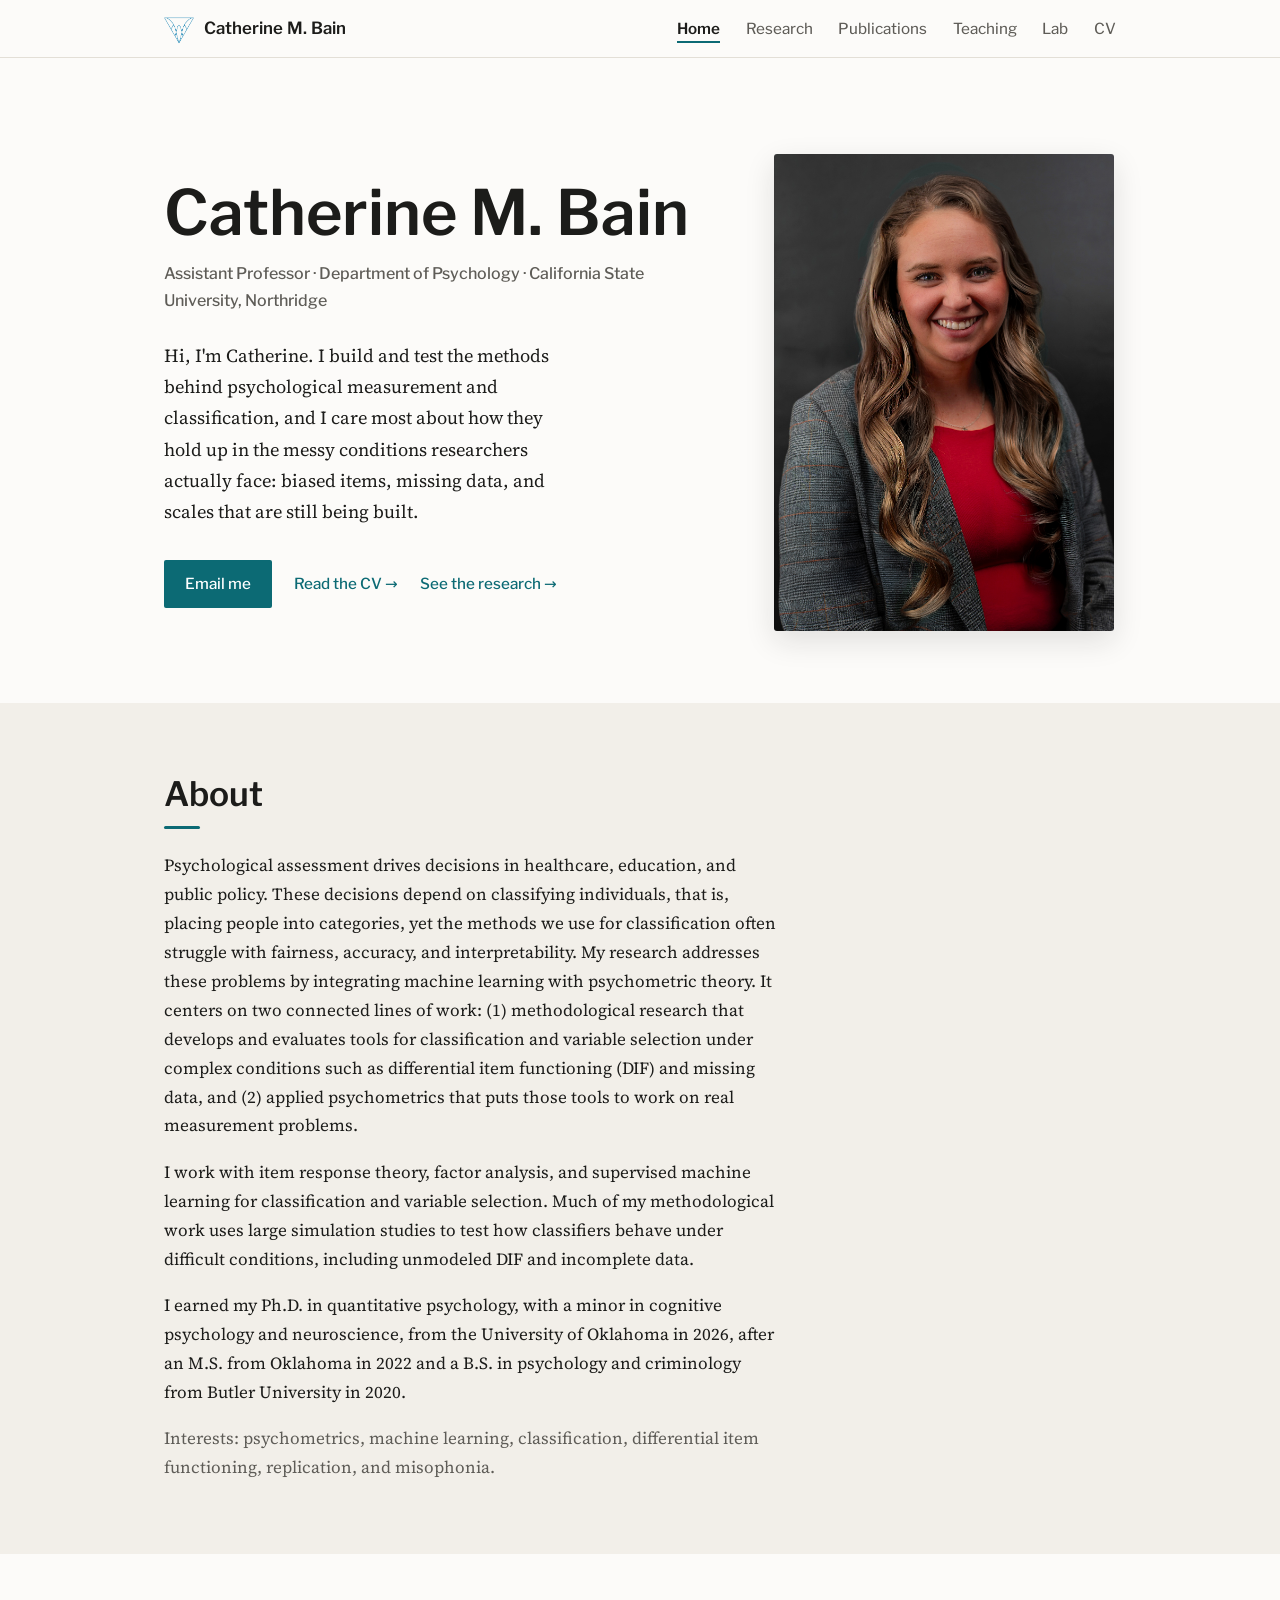
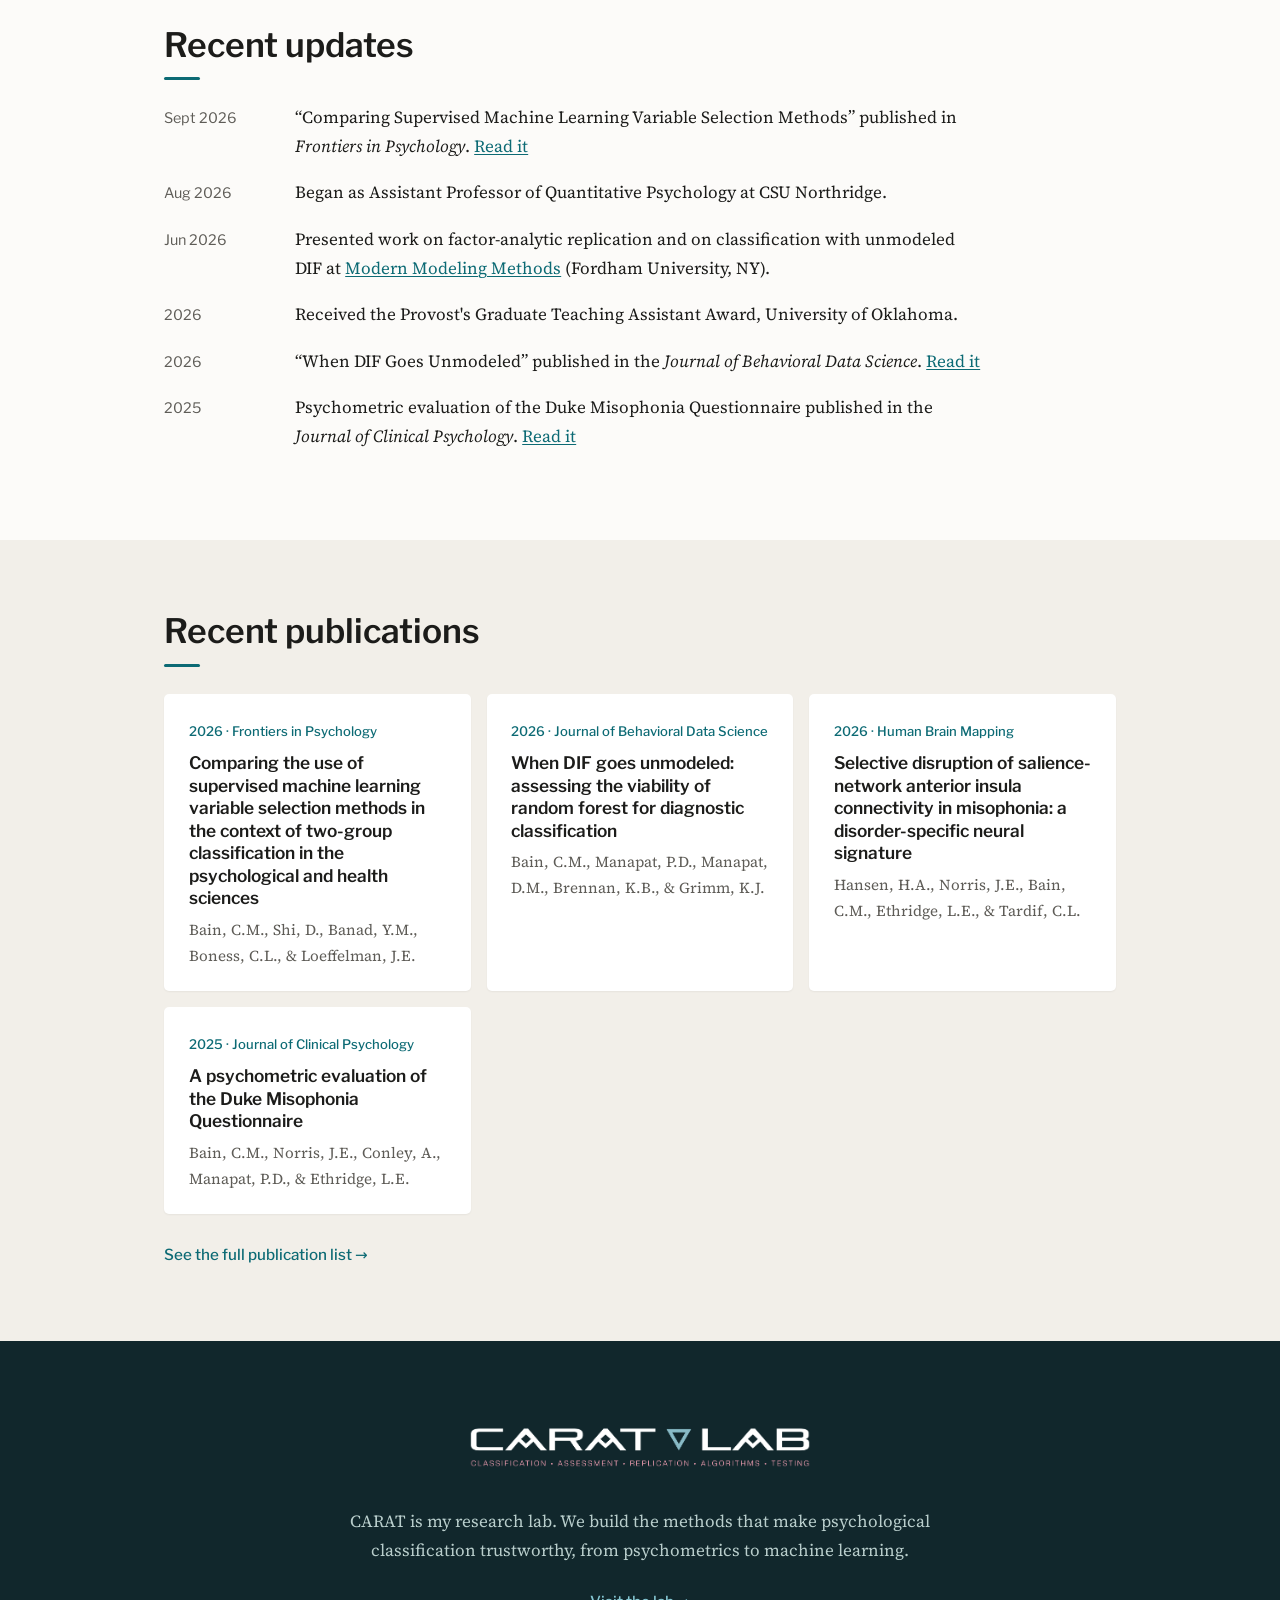
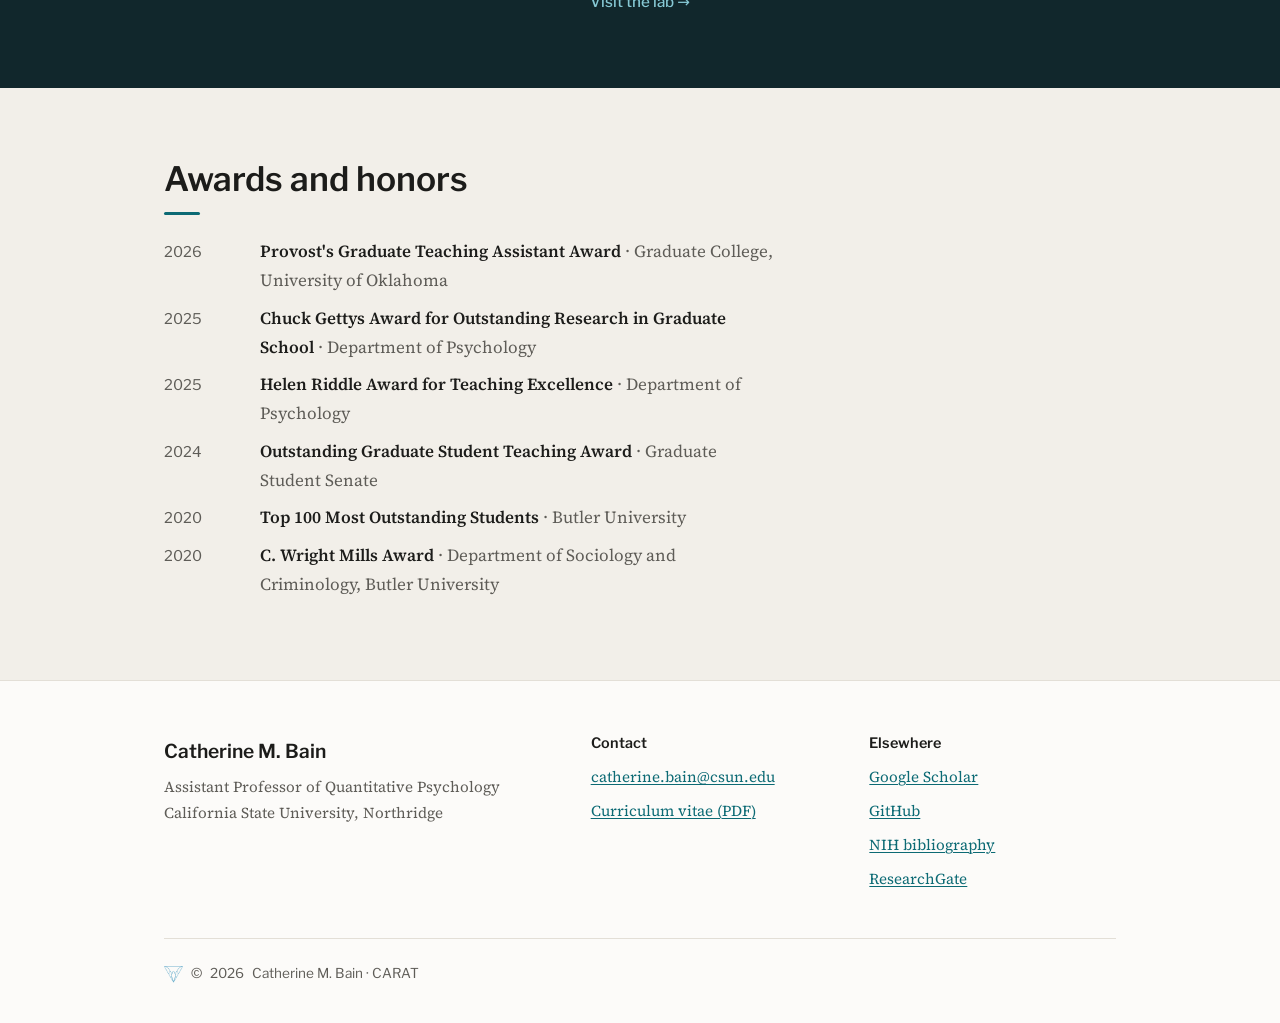
<file: index.html>
<!DOCTYPE html>
<html lang="en">
<head>
  <meta charset="UTF-8">
  <meta name="viewport" content="width=device-width, initial-scale=1.0">
  <title>Catherine M. Bain — Quantitative Psychology</title>
  <meta name="description" content="Catherine M. Bain, Assistant Professor of Quantitative Psychology at California State University, Northridge. Psychometrics, machine learning, and psychological classification.">
  <link rel="icon" href="assets/favicon.svg" type="image/svg+xml">
  <link rel="preconnect" href="https://fonts.googleapis.com">
  <link rel="preconnect" href="https://fonts.gstatic.com" crossorigin>
  <link href="https://fonts.googleapis.com/css2?family=Libre+Franklin:wght@400;500;600&family=Source+Serif+4:ital,opsz,wght@0,8..60,400;0,8..60,600;1,8..60,400&display=swap" rel="stylesheet">
  <link rel="stylesheet" href="css/style.css">
</head>
<body>
  <div id="nav-placeholder"></div>
  <script src="/js/include-nav.js"></script>

  <header class="hero">
    <div class="wrap hero-grid">
      <div>
        <h1>Catherine M. Bain</h1>
        <p class="role">Assistant Professor &middot; Department of Psychology &middot; California State University, Northridge</p>
        <p class="lede">Hi, I'm Catherine. I build and test the methods behind psychological measurement and classification, and I care most about how they hold up in the messy conditions researchers actually face: biased items, missing data, and scales that are still being built.</p>
        <div class="actions">
          <a class="btn" href="mailto:catherine.bain@csun.edu">Email me</a>
          <a class="textlink" href="assets/Bain_CV.pdf" target="_blank" rel="noopener">Read the CV</a>
          <a class="textlink" href="research.html">See the research</a>
        </div>
      </div>
      <div class="portrait">
        <img src="assets/headshot.jpg" alt="Catherine M. Bain" width="400">
      </div>
    </div>
  </header>

  <section class="section alt" id="about">
    <div class="wrap">
      <h2>About</h2>
      <p class="prose">Psychological assessment drives decisions in healthcare, education, and public policy. These decisions depend on classifying individuals, that is, placing people into categories, yet the methods we use for classification often struggle with fairness, accuracy, and interpretability. My research addresses these problems by integrating machine learning with psychometric theory. It centers on two connected lines of work: (1) methodological research that develops and evaluates tools for classification and variable selection under complex conditions such as differential item functioning (DIF) and missing data, and (2) applied psychometrics that puts those tools to work on real measurement problems.</p>
      <p class="prose">I work with item response theory, factor analysis, and supervised machine learning for classification and variable selection. Much of my methodological work uses large simulation studies to test how classifiers behave under difficult conditions, including unmodeled DIF and incomplete data.</p>
      <p class="prose">I earned my Ph.D. in quantitative psychology, with a minor in cognitive psychology and neuroscience, from the University of Oklahoma in 2026, after an M.S. from Oklahoma in 2022 and a B.S. in psychology and criminology from Butler University in 2020.</p>
      <p class="interests">Interests: psychometrics, machine learning, classification, differential item functioning, replication, and misophonia.</p>
    </div>
  </section>

  <section class="section" id="news">
    <div class="wrap">
      <h2>Recent updates</h2>
      <ul class="news">
        <li><span class="when">Sept 2026</span><p class="what">&ldquo;Comparing Supervised Machine Learning Variable Selection Methods&rdquo; published in <em>Frontiers in Psychology</em>. <a href="https://doi.org/10.3389/fpsyg.2026.1819366" target="_blank" rel="noopener">Read it</a></p></li>
        <li><span class="when">Aug 2026</span><p class="what">Began as Assistant Professor of Quantitative Psychology at CSU Northridge.</p></li>
        <li><span class="when">Jun 2026</span><p class="what">Presented work on factor-analytic replication and on classification with unmodeled DIF at <a href="publications.html">Modern Modeling Methods</a> (Fordham University, NY).</p></li>
        <li><span class="when">2026</span><p class="what">Received the Provost's Graduate Teaching Assistant Award, University of Oklahoma.</p></li>
        <li><span class="when">2026</span><p class="what">&ldquo;When DIF Goes Unmodeled&rdquo; published in the <em>Journal of Behavioral Data Science</em>. <a href="https://doi.org/10.35566/jbds/bainmmbg" target="_blank" rel="noopener">Read it</a></p></li>
        <li><span class="when">2025</span><p class="what">Psychometric evaluation of the Duke Misophonia Questionnaire published in the <em>Journal of Clinical Psychology</em>. <a href="https://doi.org/10.1002/jclp.70028" target="_blank" rel="noopener">Read it</a></p></li>
      </ul>
    </div>
  </section>

  <section class="section alt" id="selected">
    <div class="wrap">
      <h2>Recent publications</h2>
      <div class="cards">
        <article class="card">
          <span class="tag">2026 &middot; Frontiers in Psychology</span>
          <p class="ttl">Comparing the use of supervised machine learning variable selection methods in the context of two-group classification in the psychological and health sciences</p>
          <p class="meta"><span class="me">Bain, C.M.</span>, Shi, D., Banad, Y.M., Boness, C.L., &amp; Loeffelman, J.E.</p>
        </article>
        <article class="card">
          <span class="tag">2026 &middot; Journal of Behavioral Data Science</span>
          <p class="ttl">When DIF goes unmodeled: assessing the viability of random forest for diagnostic classification</p>
          <p class="meta"><span class="me">Bain, C.M.</span>, Manapat, P.D., Manapat, D.M., Brennan, K.B., &amp; Grimm, K.J.</p>
        </article>
        <article class="card">
          <span class="tag">2026 &middot; Human Brain Mapping</span>
          <p class="ttl">Selective disruption of salience-network anterior insula connectivity in misophonia: a disorder-specific neural signature</p>
          <p class="meta">Hansen, H.A., Norris, J.E., <span class="me">Bain, C.M.</span>, Ethridge, L.E., &amp; Tardif, C.L.</p>
        </article>
        <article class="card">
          <span class="tag">2025 &middot; Journal of Clinical Psychology</span>
          <p class="ttl">A psychometric evaluation of the Duke Misophonia Questionnaire</p>
          <p class="meta"><span class="me">Bain, C.M.</span>, Norris, J.E., Conley, A., Manapat, P.D., &amp; Ethridge, L.E.</p>
        </article>
      </div>
      <p style="margin-top:1.6rem;"><a class="textlink" href="publications.html">See the full publication list</a></p>
    </div>
  </section>

  <section class="section brandpanel" id="lab">
    <div class="wrap">
      <img class="brand-logo" src="assets/carat-logo.png" alt="CARAT lab: Classification, Assessment, Replication, Algorithms, Testing">
      <p class="prose" style="margin-top:1.4rem;">CARAT is my research lab. We build the methods that make psychological classification trustworthy, from psychometrics to machine learning.</p>
      <p style="margin-top:1.4rem;"><a class="textlink" href="lab.html">Visit the lab</a></p>
    </div>
  </section>

  <section class="section alt">
    <div class="wrap">
      <h2>Awards and honors</h2>
      <div class="awards">
        <div class="trow"><span class="term">2026</span><p class="course"><strong>Provost's Graduate Teaching Assistant Award</strong> <span>&middot; Graduate College, University of Oklahoma</span></p></div>
        <div class="trow"><span class="term">2025</span><p class="course"><strong>Chuck Gettys Award for Outstanding Research in Graduate School</strong> <span>&middot; Department of Psychology</span></p></div>
        <div class="trow"><span class="term">2025</span><p class="course"><strong>Helen Riddle Award for Teaching Excellence</strong> <span>&middot; Department of Psychology</span></p></div>
        <div class="trow"><span class="term">2024</span><p class="course"><strong>Outstanding Graduate Student Teaching Award</strong> <span>&middot; Graduate Student Senate</span></p></div>
        <div class="trow"><span class="term">2020</span><p class="course"><strong>Top 100 Most Outstanding Students</strong> <span>&middot; Butler University</span></p></div>
        <div class="trow"><span class="term">2020</span><p class="course"><strong>C. Wright Mills Award</strong> <span>&middot; Department of Sociology and Criminology, Butler University</span></p></div>
      </div>
    </div>
  </section>

  <div id="footer-placeholder"></div>
  <script src="/js/include-footer.js"></script>
  <script src="js/main.js"></script>
</body>
</html>
</file>
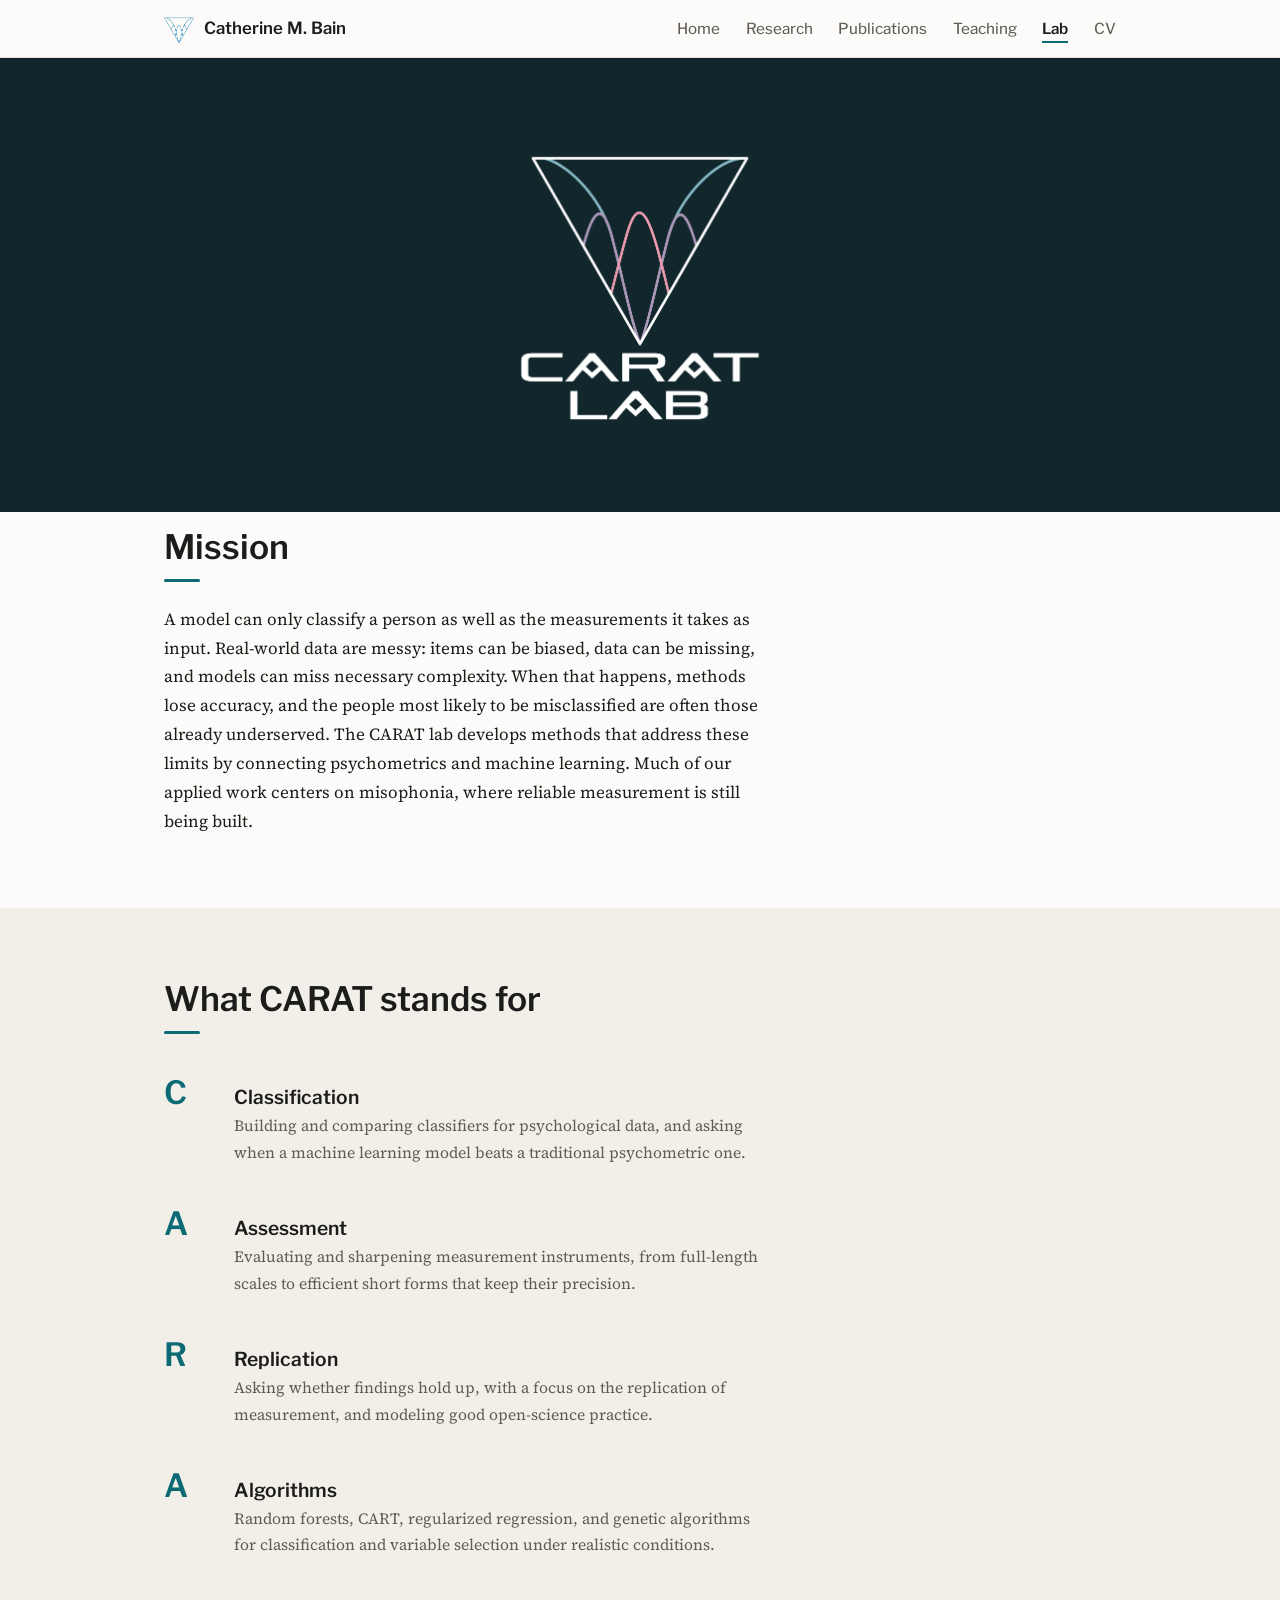
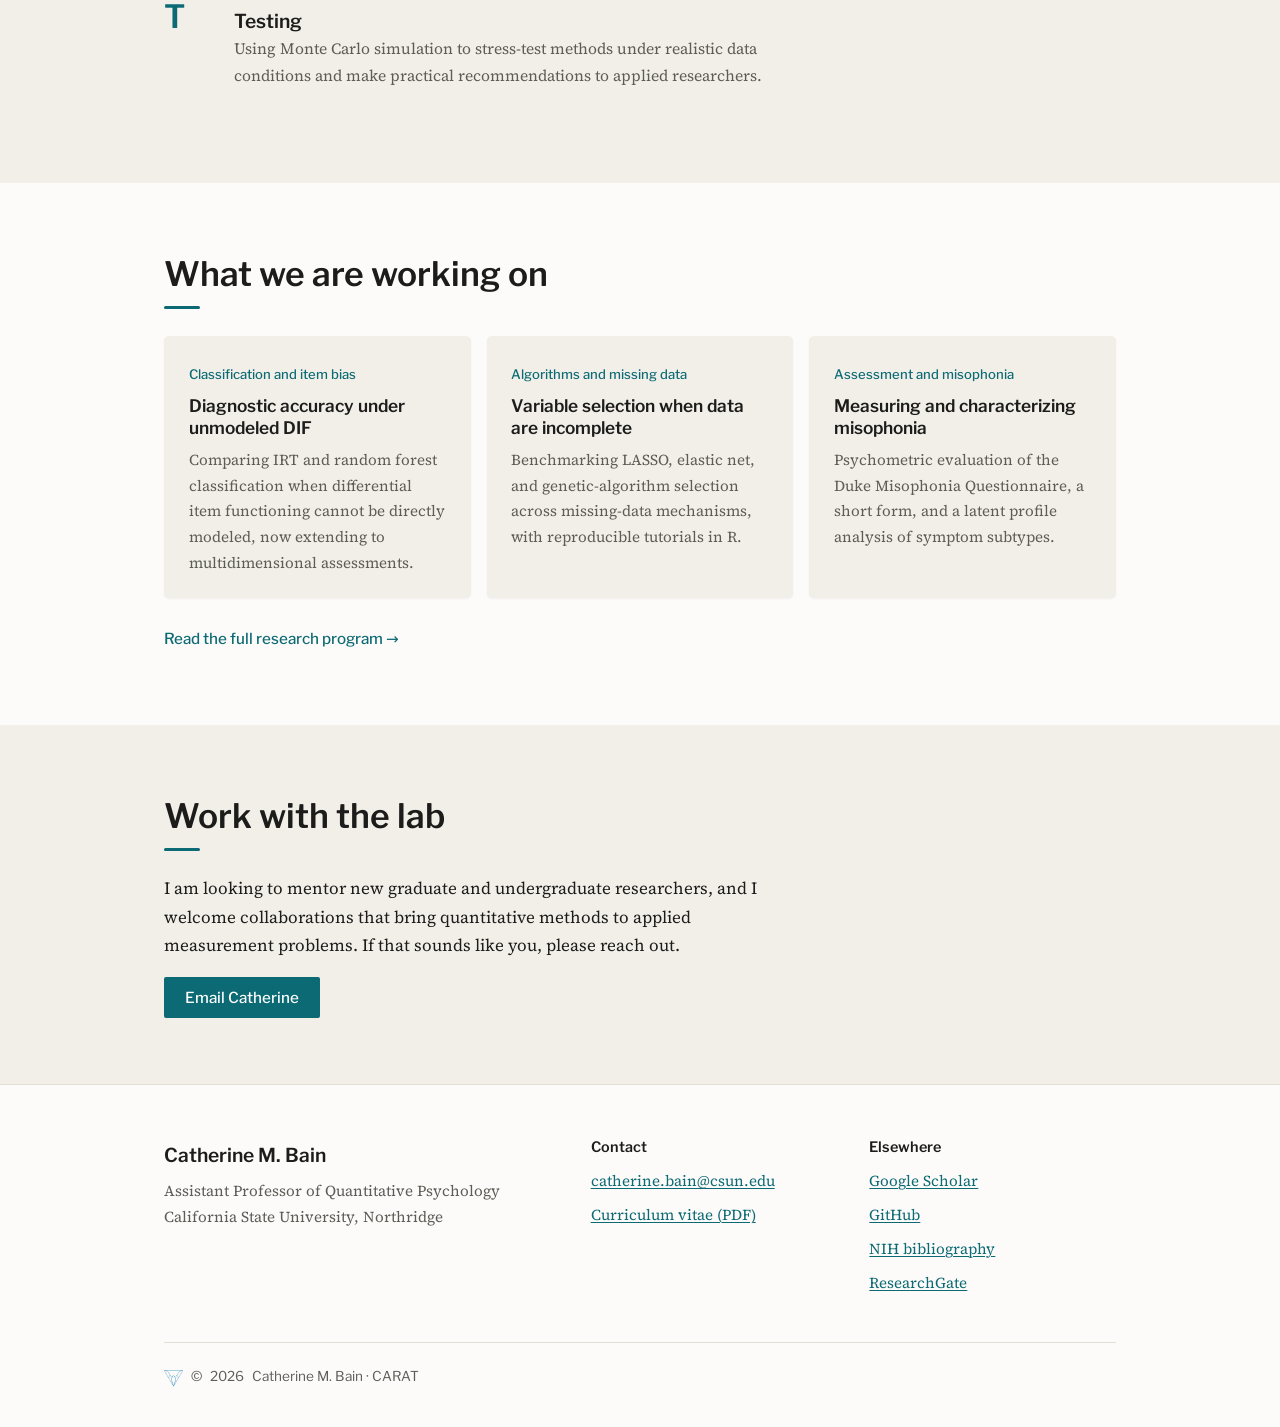
<file: lab.html>
<!DOCTYPE html>
<html lang="en">
<head>
  <meta charset="UTF-8">
  <meta name="viewport" content="width=device-width, initial-scale=1.0">
  <title>CARAT Lab — Catherine M. Bain</title>
  <meta name="description" content="CARAT: a research program by Catherine M. Bain on Classification, Assessment, Replication, Algorithms, and Testing in quantitative psychology.">
  <link rel="icon" href="assets/favicon.svg" type="image/svg+xml">
  <link rel="preconnect" href="https://fonts.googleapis.com">
  <link rel="preconnect" href="https://fonts.gstatic.com" crossorigin>
  <link href="https://fonts.googleapis.com/css2?family=Libre+Franklin:wght@400;500;600&family=Source+Serif+4:ital,opsz,wght@0,8..60,400;0,8..60,600;1,8..60,400&display=swap" rel="stylesheet">
  <link rel="stylesheet" href="css/style.css">
</head>
<body>
  <div id="nav-placeholder"></div>
  <script src="/js/include-nav.js"></script>

  <header class="section brandpanel">
    <div class="wrap">
      <img class="brand-logo lockup" src="assets/caratlab_large_3.png" alt="CARAT lab: Classification, Assessment, Replication, Algorithms, Testing">
    </div>
  </header>

  <section class="section" style="padding-top:1rem;">
    <div class="wrap">
      <h2>Mission</h2>
      <p class="prose">A model can only classify a person as well as the measurements it takes as input. Real-world data are messy: items can be biased, data can be missing, and models can miss necessary complexity. When that happens, methods lose accuracy, and the people most likely to be misclassified are often those already underserved. The CARAT lab develops methods that address these limits by connecting psychometrics and machine learning. Much of our applied work centers on misophonia, where reliable measurement is still being built.</p>
    </div>
  </section>

  <section class="section alt">
    <div class="wrap">
      <h2>What CARAT stands for</h2>
      <div class="acronym">
        <div class="row">
          <div class="letter">C</div>
          <div>
            <h3>Classification</h3>
            <p>Building and comparing classifiers for psychological data, and asking when a machine learning model beats a traditional psychometric one.</p>
          </div>
        </div>
        <div class="row">
          <div class="letter">A</div>
          <div>
            <h3>Assessment</h3>
            <p>Evaluating and sharpening measurement instruments, from full-length scales to efficient short forms that keep their precision.</p>
          </div>
        </div>
        <div class="row">
          <div class="letter">R</div>
          <div>
            <h3>Replication</h3>
            <p>Asking whether findings hold up, with a focus on the replication of measurement, and modeling good open-science practice.</p>
          </div>
        </div>
        <div class="row">
          <div class="letter">A</div>
          <div>
            <h3>Algorithms</h3>
            <p>Random forests, CART, regularized regression, and genetic algorithms for classification and variable selection under realistic conditions.</p>
          </div>
        </div>
        <div class="row">
          <div class="letter">T</div>
          <div>
            <h3>Testing</h3>
            <p>Using Monte Carlo simulation to stress-test methods under realistic data conditions and make practical recommendations to applied researchers.</p>
          </div>
        </div>
      </div>
    </div>
  </section>

  <section class="section">
    <div class="wrap">
      <h2>What we are working on</h2>
      <div class="cards">
        <article class="card">
          <span class="tag">Classification and item bias</span>
          <p class="ttl">Diagnostic accuracy under unmodeled DIF</p>
          <p class="meta">Comparing IRT and random forest classification when differential item functioning cannot be directly modeled, now extending to multidimensional assessments.</p>
        </article>
        <article class="card">
          <span class="tag">Algorithms and missing data</span>
          <p class="ttl">Variable selection when data are incomplete</p>
          <p class="meta">Benchmarking LASSO, elastic net, and genetic-algorithm selection across missing-data mechanisms, with reproducible tutorials in R.</p>
        </article>
        <article class="card">
          <span class="tag">Assessment and misophonia</span>
          <p class="ttl">Measuring and characterizing misophonia</p>
          <p class="meta">Psychometric evaluation of the Duke Misophonia Questionnaire, a short form, and a latent profile analysis of symptom subtypes.</p>
        </article>
      </div>
      <p style="margin-top:1.6rem;"><a class="textlink" href="research.html">Read the full research program</a></p>
    </div>
  </section>

  <section class="section alt">
    <div class="wrap">
      <h2>Work with the lab</h2>
      <p class="prose">I am looking to mentor new graduate and undergraduate researchers, and I welcome collaborations that bring quantitative methods to applied measurement problems. If that sounds like you, please reach out.</p>
      <p style="margin-top:1.4rem;"><a class="btn" href="mailto:catherine.bain@csun.edu">Email Catherine</a></p>
    </div>
  </section>

  <div id="footer-placeholder"></div>
  <script src="/js/include-footer.js"></script>
  <script src="js/main.js"></script>
</body>
</html>
</file>
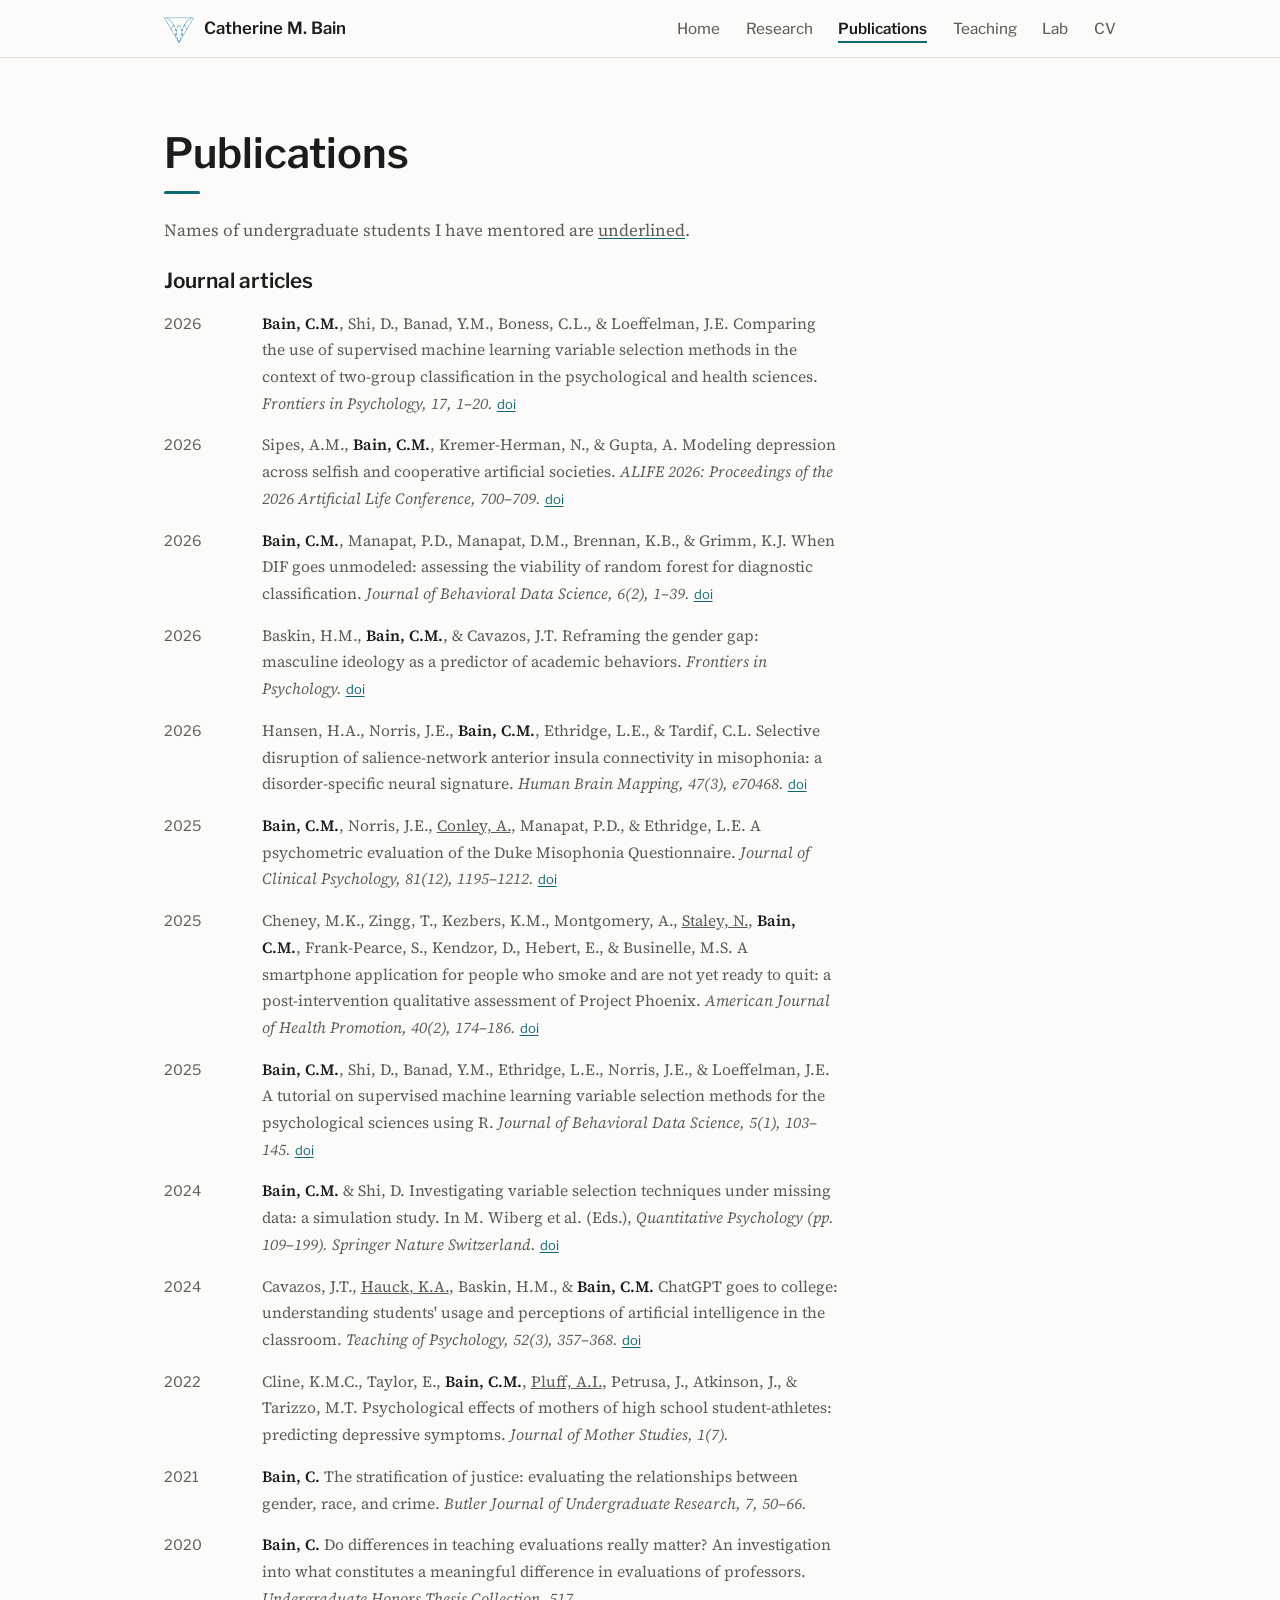
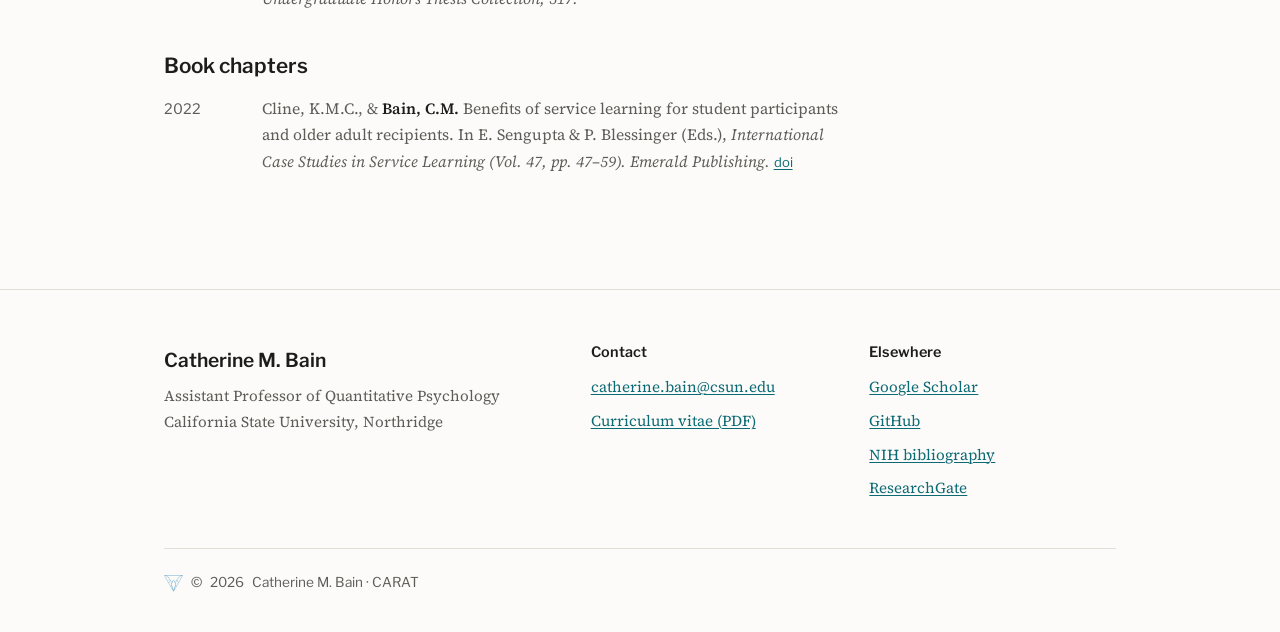
<file: publications.html>
<!DOCTYPE html>
<html lang="en">
<head>
  <meta charset="UTF-8">
  <meta name="viewport" content="width=device-width, initial-scale=1.0">
  <title>Publications — Catherine M. Bain</title>
  <meta name="description" content="Publications by Catherine M. Bain: journal articles, book chapters, conference papers and posters in quantitative psychology.">
  <link rel="icon" href="assets/favicon.svg" type="image/svg+xml">
  <link rel="preconnect" href="https://fonts.googleapis.com">
  <link rel="preconnect" href="https://fonts.gstatic.com" crossorigin>
  <link href="https://fonts.googleapis.com/css2?family=Libre+Franklin:wght@400;500;600&family=Source+Serif+4:ital,opsz,wght@0,8..60,400;0,8..60,600;1,8..60,400&display=swap" rel="stylesheet">
  <link rel="stylesheet" href="css/style.css">
</head>
<body>
  <div id="nav-placeholder"></div>
  <script src="/js/include-nav.js"></script>

  <header class="section" style="padding-bottom:0.5rem;">
    <div class="wrap">
      <h2 style="font-size:clamp(1.9rem,4vw,2.6rem);">Publications</h2>
      <p class="note">Names of undergraduate students I have mentored are <u>underlined</u>.</p>
    </div>
  </header>

  <section class="section" style="padding-top:1rem;">
    <div class="wrap">

      <div class="pubgroup">
        <h2>Journal articles</h2>
        <div class="pub"><span class="py">2026</span><p class="pt"><span class="me">Bain, C.M.</span>, Shi, D., Banad, Y.M., Boness, C.L., &amp; Loeffelman, J.E. Comparing the use of supervised machine learning variable selection methods in the context of two-group classification in the psychological and health sciences. <span class="venue">Frontiers in Psychology, 17, 1&ndash;20.</span> <a href="https://doi.org/10.3389/fpsyg.2026.1819366" target="_blank" rel="noopener">doi</a></p></div>
        <div class="pub"><span class="py">2026</span><p class="pt">Sipes, A.M., <span class="me">Bain, C.M.</span>, Kremer-Herman, N., &amp; Gupta, A. Modeling depression across selfish and cooperative artificial societies. <span class="venue">ALIFE 2026: Proceedings of the 2026 Artificial Life Conference, 700&ndash;709.</span> <a href="https://doi.org/10.1162/ISAL.a.1011" target="_blank" rel="noopener">doi</a></p></div>
        <div class="pub"><span class="py">2026</span><p class="pt"><span class="me">Bain, C.M.</span>, Manapat, P.D., Manapat, D.M., Brennan, K.B., &amp; Grimm, K.J. When DIF goes unmodeled: assessing the viability of random forest for diagnostic classification. <span class="venue">Journal of Behavioral Data Science, 6(2), 1&ndash;39.</span> <a href="https://doi.org/10.35566/jbds/bainmmbg" target="_blank" rel="noopener">doi</a></p></div>
        <div class="pub"><span class="py">2026</span><p class="pt">Baskin, H.M., <span class="me">Bain, C.M.</span>, &amp; Cavazos, J.T. Reframing the gender gap: masculine ideology as a predictor of academic behaviors. <span class="venue">Frontiers in Psychology.</span> <a href="https://doi.org/10.3389/fpsyg.2026.1805150" target="_blank" rel="noopener">doi</a></p></div>
        <div class="pub"><span class="py">2026</span><p class="pt">Hansen, H.A., Norris, J.E., <span class="me">Bain, C.M.</span>, Ethridge, L.E., &amp; Tardif, C.L. Selective disruption of salience-network anterior insula connectivity in misophonia: a disorder-specific neural signature. <span class="venue">Human Brain Mapping, 47(3), e70468.</span> <a href="https://doi.org/10.1002/hbm.70468" target="_blank" rel="noopener">doi</a></p></div>
        <div class="pub"><span class="py">2025</span><p class="pt"><span class="me">Bain, C.M.</span>, Norris, J.E., <u>Conley, A.</u>, Manapat, P.D., &amp; Ethridge, L.E. A psychometric evaluation of the Duke Misophonia Questionnaire. <span class="venue">Journal of Clinical Psychology, 81(12), 1195&ndash;1212.</span> <a href="https://doi.org/10.1002/jclp.70028" target="_blank" rel="noopener">doi</a></p></div>
        <div class="pub"><span class="py">2025</span><p class="pt">Cheney, M.K., Zingg, T., Kezbers, K.M., Montgomery, A., <u>Staley, N.</u>, <span class="me">Bain, C.M.</span>, Frank-Pearce, S., Kendzor, D., Hebert, E., &amp; Businelle, M.S. A smartphone application for people who smoke and are not yet ready to quit: a post-intervention qualitative assessment of Project Phoenix. <span class="venue">American Journal of Health Promotion, 40(2), 174&ndash;186.</span> <a href="https://doi.org/10.1177/08901171251361470" target="_blank" rel="noopener">doi</a></p></div>
        <div class="pub"><span class="py">2025</span><p class="pt"><span class="me">Bain, C.M.</span>, Shi, D., Banad, Y.M., Ethridge, L.E., Norris, J.E., &amp; Loeffelman, J.E. A tutorial on supervised machine learning variable selection methods for the psychological sciences using R. <span class="venue">Journal of Behavioral Data Science, 5(1), 103&ndash;145.</span> <a href="https://doi.org/10.35566/jbds/bain" target="_blank" rel="noopener">doi</a></p></div>
        <div class="pub"><span class="py">2024</span><p class="pt"><span class="me">Bain, C.M.</span> &amp; Shi, D. Investigating variable selection techniques under missing data: a simulation study. In M. Wiberg et al. (Eds.), <span class="venue">Quantitative Psychology (pp. 109&ndash;199). Springer Nature Switzerland.</span> <a href="https://doi.org/10.1007/978-3-031-55548-0_11" target="_blank" rel="noopener">doi</a></p></div>
        <div class="pub"><span class="py">2024</span><p class="pt">Cavazos, J.T., <u>Hauck, K.A.</u>, Baskin, H.M., &amp; <span class="me">Bain, C.M.</span> ChatGPT goes to college: understanding students' usage and perceptions of artificial intelligence in the classroom. <span class="venue">Teaching of Psychology, 52(3), 357&ndash;368.</span> <a href="https://doi.org/10.1177/00986283241268829" target="_blank" rel="noopener">doi</a></p></div>
        <div class="pub"><span class="py">2022</span><p class="pt">Cline, K.M.C., Taylor, E., <span class="me">Bain, C.M.</span>, <u>Pluff, A.I.</u>, Petrusa, J., Atkinson, J., &amp; Tarizzo, M.T. Psychological effects of mothers of high school student-athletes: predicting depressive symptoms. <span class="venue">Journal of Mother Studies, 1(7).</span></p></div>
        <div class="pub"><span class="py">2021</span><p class="pt"><span class="me">Bain, C.</span> The stratification of justice: evaluating the relationships between gender, race, and crime. <span class="venue">Butler Journal of Undergraduate Research, 7, 50&ndash;66.</span></p></div>
        <div class="pub"><span class="py">2020</span><p class="pt"><span class="me">Bain, C.</span> Do differences in teaching evaluations really matter? An investigation into what constitutes a meaningful difference in evaluations of professors. <span class="venue">Undergraduate Honors Thesis Collection, 517.</span></p></div>
      </div>

      <div class="pubgroup">
        <h2>Book chapters</h2>
        <div class="pub"><span class="py">2022</span><p class="pt">Cline, K.M.C., &amp; <span class="me">Bain, C.M.</span> Benefits of service learning for student participants and older adult recipients. In E. Sengupta &amp; P. Blessinger (Eds.), <span class="venue">International Case Studies in Service Learning (Vol. 47, pp. 47&ndash;59). Emerald Publishing.</span> <a href="https://doi.org/10.1108/S2055-364120220000047004" target="_blank" rel="noopener">doi</a></p></div>
      </div>

      <!-- <div class="pubgroup">
        <h2>Conference papers</h2>
        <div class="pub"><span class="py">Jun 2026</span><p class="pt"><span class="me">Bain, C.M.</span>, Brennan, K.B., Manapat, P.D., Norris, J.E., <u>Conley, A.</u>, &amp; Ethridge, L.E. Incorporating factor analytic replication into scale development. <span class="venue">Modern Modeling Methods, Fordham University, NY.</span></p></div>
        <div class="pub"><span class="py">Jun 2026</span><p class="pt">Brennan, K.B., <span class="me">Bain, C.M.</span>, Manapat, P.D., Anderson, S.F., &amp; Edwards, M.C. A novel framework for evaluating factor analytic replication. <span class="venue">Modern Modeling Methods, Fordham University, NY.</span></p></div>
        <div class="pub"><span class="py">Jun 2026</span><p class="pt">Manapat, P.D., <span class="me">Bain, C.M.</span>, Brennan, K.B., Anderson, S.F., &amp; Edwards, M. Evidence of avoidable heterogeneity in factor analysis. <span class="venue">Modern Modeling Methods, Fordham University, NY.</span></p></div>
        <div class="pub"><span class="py">Apr 2026</span><p class="pt">Stephens, A.B., Helmy, Y., <span class="me">Bain, C.M.</span>, Snyder, L.A., Sanger, R.K., &amp; Delafield, C.S. Exploring the science identity trajectories of Native American undergraduate students. <span class="venue">SIOP Annual Conference, New Orleans, LA.</span></p></div>
        <div class="pub"><span class="py">Nov 2024</span><p class="pt"><u>Sipes, A.</u>, <span class="me">Bain, C.M.</span>, Kramer-Herman, N., &amp; Gupta, A. Depression, it's not great, but that's life: a computational model of depression. <span class="venue">54th Society for Computation in Psychology, New York.</span> <span class="award">Castellan Award</span></p></div>
        <div class="pub"><span class="py">Oct 2024</span><p class="pt">Baskin, H.M., <span class="me">Bain, C.M.</span>, &amp; Cavazos, J.T. Gender differences in studying and help-seeking behaviors in the college classroom. <span class="venue">Annual Conference on Teaching, Louisville, KY.</span></p></div>
        <div class="pub"><span class="py">Sep 2024</span><p class="pt"><u>Sipes, A.M.</u>, <span class="me">Bain, C.M.</span>, Gupta, A., &amp; Kremer-Herman, N. The digital despondency: a computational tool for understanding depression in agents. <span class="venue">IEEE ISTAS 2024, UDLAP, Puebla, Mexico.</span></p></div>
        <div class="pub"><span class="py">Apr 2024</span><p class="pt"><span class="me">Bain, C.M.</span>, &amp; Shi, D. Machine learning approaches to variable selection with ignorable missing data. <span class="venue">NCME Annual Conference, Philadelphia, PA.</span></p></div>
        <div class="pub"><span class="py">Apr 2024</span><p class="pt"><u>Hauck, K.</u>, Cavazos, J., Baskin, H., &amp; <span class="me">Bain, C.</span> ChatGPT goes to college. <span class="venue">42nd Oklahoma Psychological Society, Edmond, OK.</span> <span class="award">Best Undergrad Paper</span></p></div>
        <div class="pub"><span class="py">Mar 2024</span><p class="pt">Baskin, H., Cavazos, J., &amp; <span class="me">Bain, C.</span> Gender differences in studying and help-seeking behaviors. <span class="venue">Southwestern Psychological Association, San Antonio, TX.</span> <span class="award">Grad Research Winner</span></p></div>
        <div class="pub"><span class="py">Jul 2023</span><p class="pt"><span class="me">Bain, C.M.</span>, &amp; Shi, D. Investigating variable selection techniques under missing data: a simulation study. <span class="venue">88th Psychometric Society, University of Maryland, College Park, MD.</span></p></div>
        <div class="pub"><span class="py">Jul 2022</span><p class="pt"><span class="me">Bain, C.</span> &amp; Loeffelman, J. A simulation study comparing the use of supervised machine learning variable selection methods. <span class="venue">87th Psychometric Society, University of Bologna, Italy.</span></p></div>
        <div class="pub"><span class="py">Jul 2019</span><p class="pt"><span class="me">Bain, C.</span> &amp; Cline, K. Evaluating the stratification of justice: race, gender, and sentencing length. <span class="venue">Butler Summer Institute, Butler University, IN.</span></p></div>
        <div class="pub"><span class="py">Apr 2019</span><p class="pt"><span class="me">Bain, C.</span> &amp; Giesler, R.B. Do differences in teaching evaluations really matter? <span class="venue">Butler Undergraduate Research Conference, IN.</span></p></div>
      </div>

      <div class="pubgroup">
        <h2>Conference posters</h2>
        <div class="pub"><span class="py">Apr 2026</span><p class="pt">Sanger, R.K., Manapat, P.D., Snyder, L.A., &amp; <span class="me">Bain, C.M.</span> An IRT analysis of work-family conflict. <span class="venue">SIOP Annual Conference, New Orleans, LA.</span> <span class="award">Top Poster</span></p></div>
        <div class="pub"><span class="py">Oct 2025</span><p class="pt"><u>Sipes, A.</u>, <span class="me">Bain, C.M.</span>, Kremer-Herman, N., &amp; Gupta, A. Depression in the network: a study of social interactions in agent populations. <span class="venue">ALIFE 2025, Kyoto, Japan.</span></p></div>
        <div class="pub"><span class="py">Oct 2025</span><p class="pt"><span class="me">Bain, C.M.</span>, Baskin, H., Hauck, K., Swan, F., &amp; Cavazos, J. The quantitative edge: how quantitative psychology programs shape statistical expertise. <span class="venue">Scholarly Consortium for Innovative Psychology in Education, Norman, OK.</span></p></div>
        <div class="pub"><span class="py">May 2025</span><p class="pt">Stephens, A.B., Helmy, Y., <span class="me">Bain, C.</span>, Snyder, L.A., Sanger, R., &amp; Delafield, C. Exploring science identity trajectories of Native American, Asian, and White undergraduates. <span class="venue">NCORE, New York, NY.</span></p></div>
        <div class="pub"><span class="py">May 2025</span><p class="pt"><u>Hauck, K.</u>, <span class="me">Bain, C.M.</span>, Baskin, H., Swan, F., &amp; Cavazos, J. The quantitative edge. <span class="venue">Midwest Psychological Association, Chicago, IL.</span></p></div>
        <div class="pub"><span class="py">Apr 2025</span><p class="pt">Sanger, R.K., Stephens, A.B., <span class="me">Bain, C.M.</span>, Helmy, Y., Delafield, C.S., &amp; Snyder, L.A. Re-examining the factor structure of work-family conflict. <span class="venue">SIOP Annual Conference, Denver, CO.</span></p></div>
        <div class="pub"><span class="py">Nov 2024</span><p class="pt">Cline, K., &amp; <span class="me">Bain, C.</span> Benefits of service learning for student participants and older adult recipients. <span class="venue">Gerontological Society of America, Seattle, WA.</span></p></div>
        <div class="pub"><span class="py">Oct 2024</span><p class="pt"><span class="me">Bain, C.</span>, Baskin, H.M., <u>Hauck, K.</u>, Swan, F., &amp; Cavazos, J.T. Statistical savvy: exploring the impact of quantitative psychology programs on dissertation methodology. <span class="venue">Annual Conference on Teaching, Louisville, KY.</span></p></div>
        <div class="pub"><span class="py">Jun 2024</span><p class="pt"><span class="me">Bain, C.M.</span> &amp; Shi, D. Assessing genetic algorithms for variable selection in predictive modeling based on classification. <span class="venue">Modern Modeling Methods, University of Connecticut, Storrs, CT.</span></p></div>
        <div class="pub"><span class="py">May 2024</span><p class="pt">Norris, J.E., <span class="me">Bain, C.M.</span>, <u>Puerta, S.</u>, <u>Conley, A.</u>, &amp; Ethridge, L. Why you find them ear-ritating: a latent profile analysis of misophonia. <span class="venue">Association for Psychological Science, San Francisco, CA.</span></p></div>
        <div class="pub"><span class="py">May 2024</span><p class="pt"><span class="me">Bain, C.M.</span>, Norris, J.E., <u>Puerta, S.</u>, <u>Conley, A.</u>, &amp; Ethridge, L. Construction and psychometric properties of a short form of the Duke Misophonia Questionnaire. <span class="venue">Association for Psychological Science, San Francisco, CA.</span></p></div>
        <div class="pub"><span class="py">Apr 2024</span><p class="pt">Boira-Lopez, A., North, M.N., <span class="me">Bain, C.M.</span>, Day, E.A., Rice, J., et al. Complex task performance: the role of emotion reactivity in the face of change. <span class="venue">SIOP Annual Conference, Chicago, IL.</span></p></div>
        <div class="pub"><span class="py">Apr 2024</span><p class="pt">North, M.N., Boira-Lopez, A., <span class="me">Bain, C.M.</span>, Day, E.A., Rice, J., et al. Re-examining the factor structure of the Perth Emotional Reactivity Scale (PERS-S). <span class="venue">SIOP Annual Conference, Chicago, IL.</span></p></div>
        <div class="pub"><span class="py">Mar 2024</span><p class="pt">Cheney, M.K., Zingg, T., Kezbers, K., Montgomery, A., <u>Staley, N.</u>, <span class="me">Bain, C.</span>, et al. Engaging smokers not yet ready to quit in a smoking cessation mHealth intervention. <span class="venue">Society for Research on Nicotine and Tobacco, Edinburgh.</span></p></div>
        <div class="pub"><span class="py">Jan 2024</span><p class="pt">Cavazos, J., Baskin, H., &amp; <span class="me">Bain, C.</span> Snakes and snails or sugar and spice? Gender differences in studying and help-seeking behaviors. <span class="venue">46th National Institute on the Teaching of Psychology, Bonita Springs, FL.</span></p></div>
        <div class="pub"><span class="py">Oct 2022</span><p class="pt"><span class="me">Bain, C.</span> &amp; Loeffelman, J. Supervised machine learning methods for variable selection in classification: which should I use? <span class="venue">Oklahoma Conference for Statistics, Biostatistics and Data Science, Oklahoma City, OK.</span></p></div>
        <div class="pub"><span class="py">Jul 2021</span><p class="pt"><span class="me">Bain, C.</span> &amp; Loeffelman, J. The use of genetic algorithms in the derivation of short forms: a Monte Carlo simulation. <span class="venue">86th Psychometric Society, Virtual.</span></p></div>
      </div> -->

    </div>
  </section>

  <div id="footer-placeholder"></div>
  <script src="/js/include-footer.js"></script>
  <script src="js/main.js"></script>
</body>
</html>
</file>
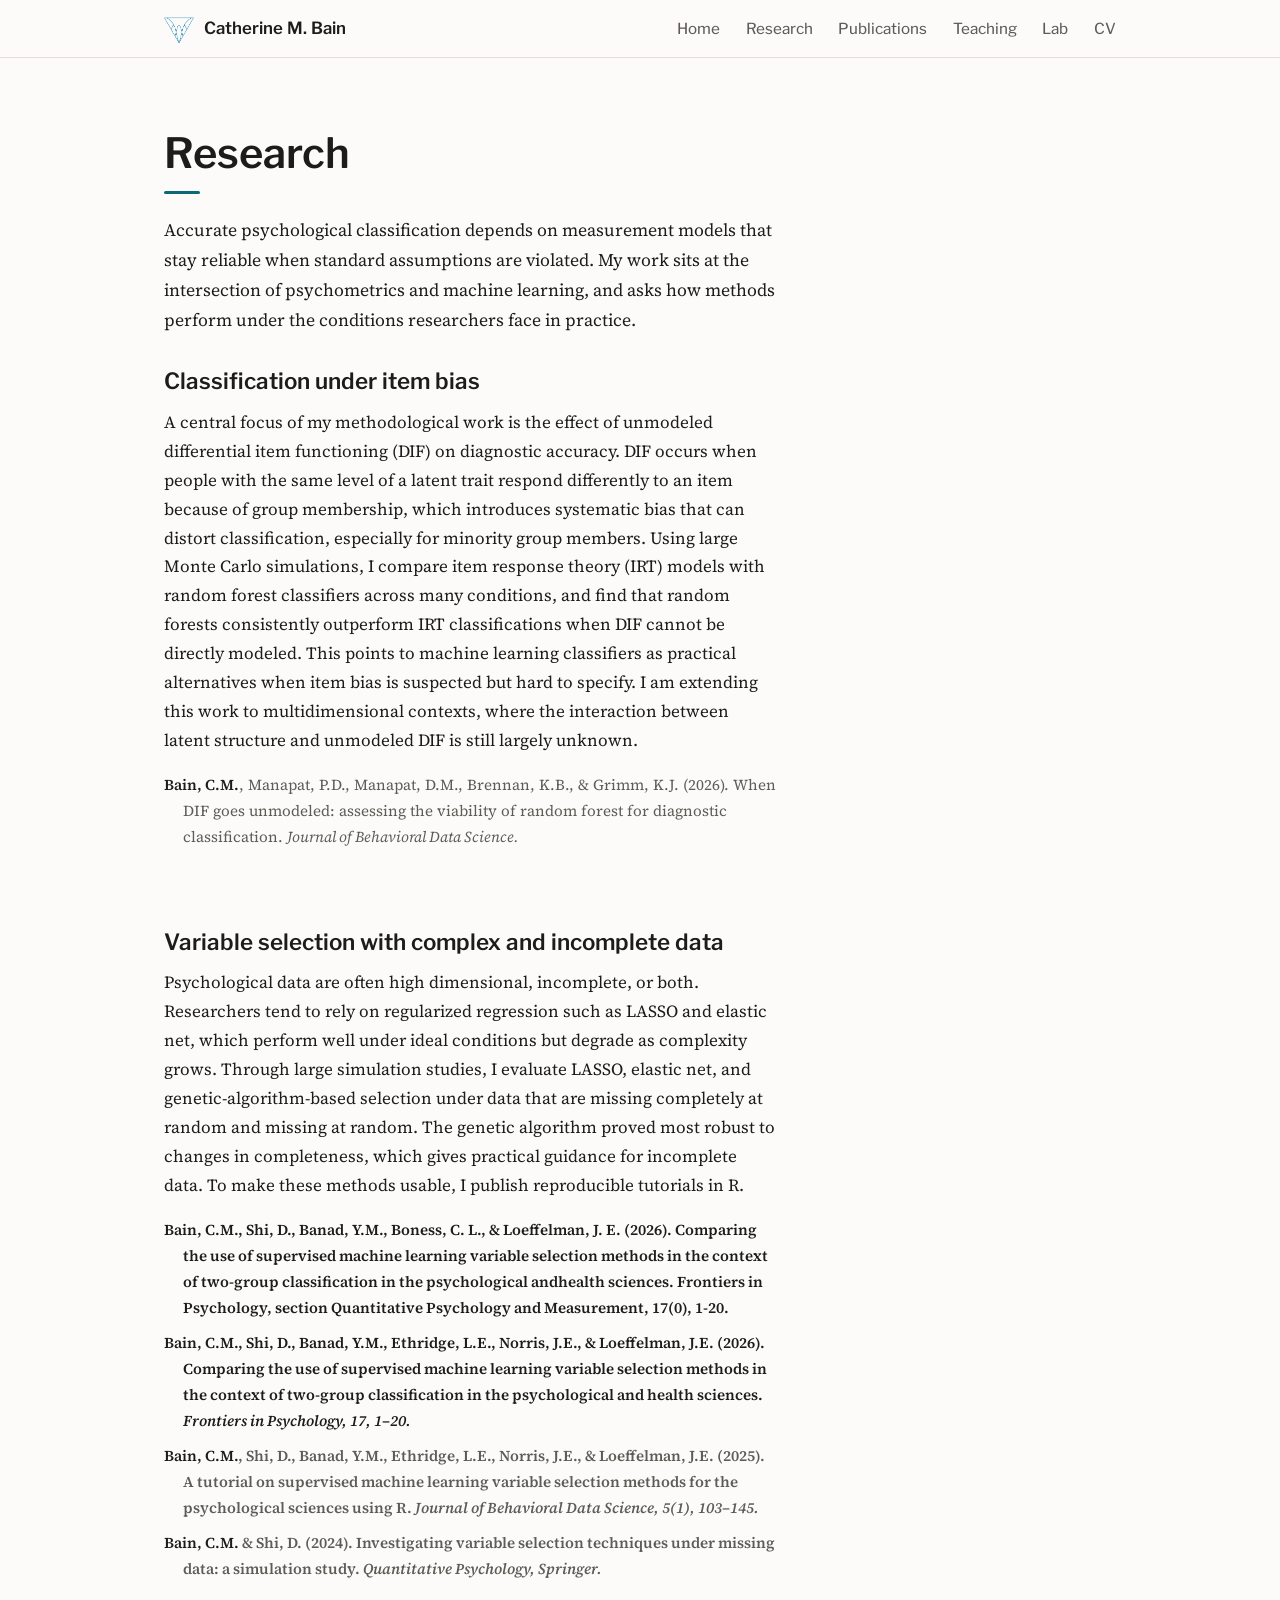
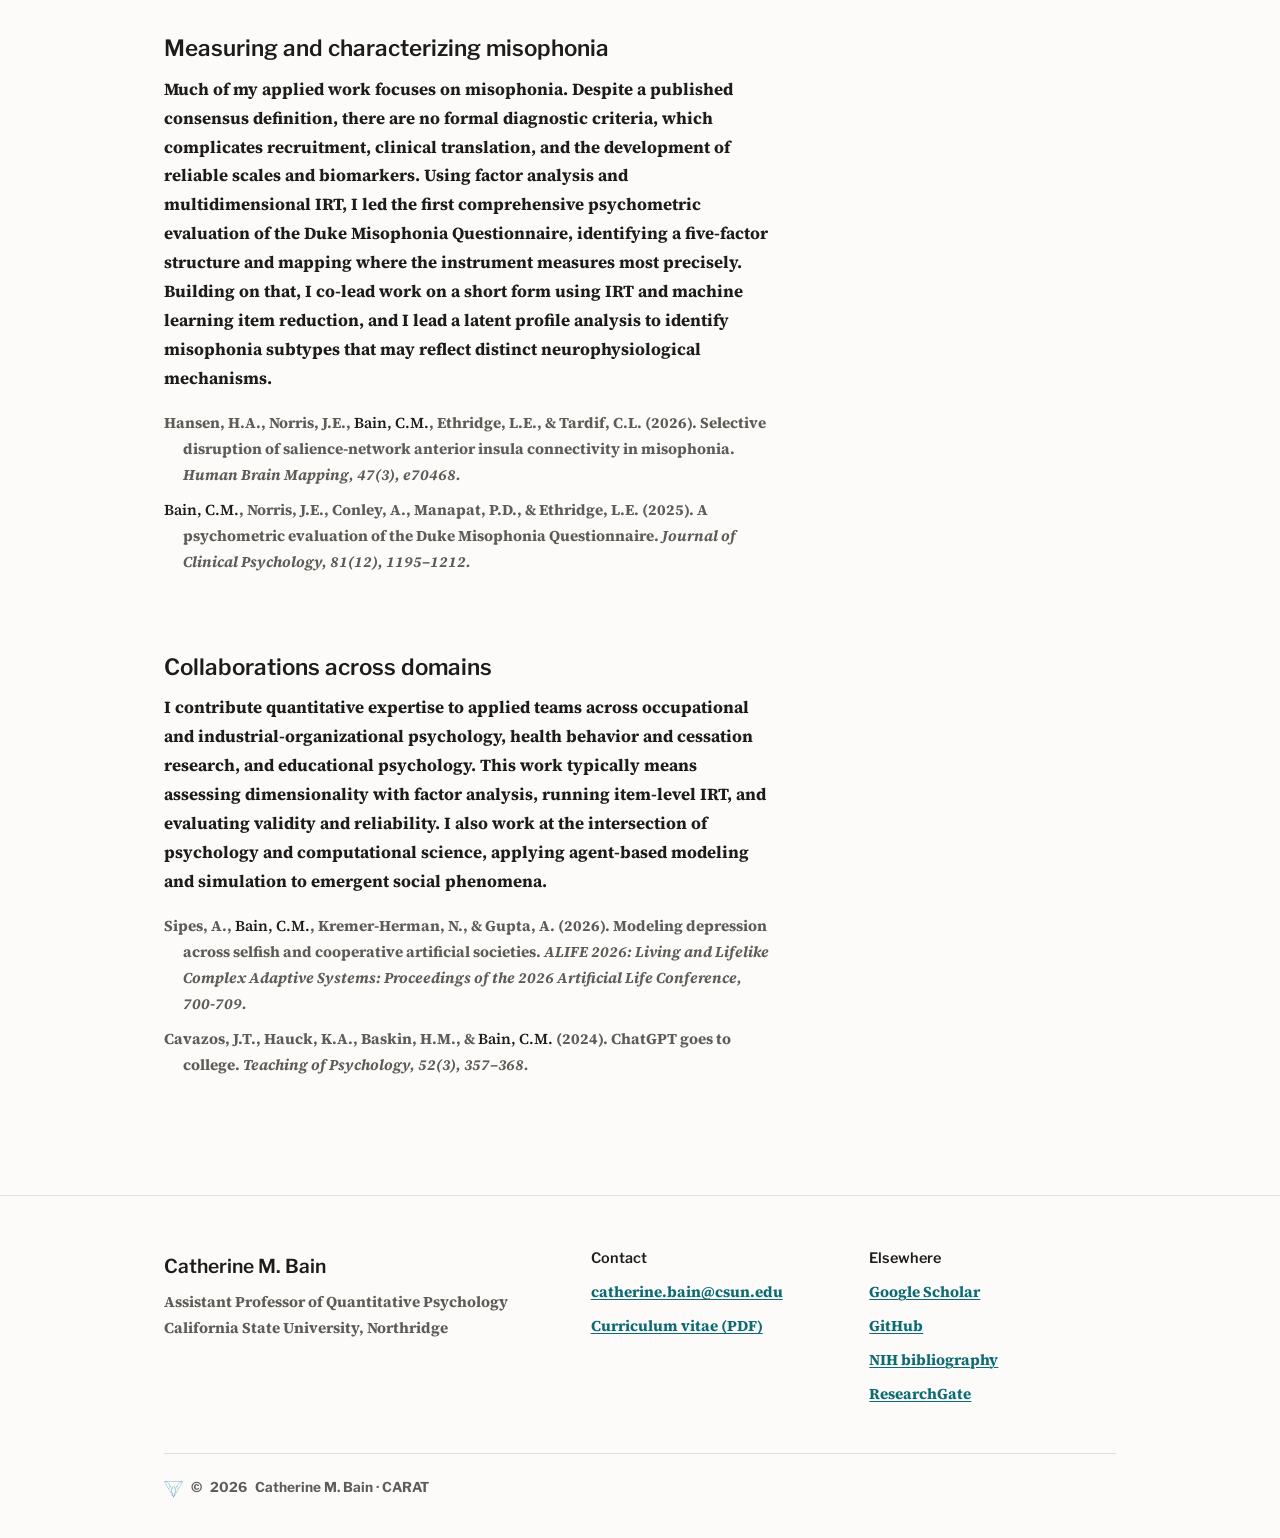
<file: research-Catherine’s MacBook Pro (3).html>
<!DOCTYPE html>
<html lang="en">
<head>
  <meta charset="UTF-8">
  <meta name="viewport" content="width=device-width, initial-scale=1.0">
  <title>Research — Catherine M. Bain</title>
  <meta name="description" content="Research program of Catherine M. Bain: machine learning and psychometric approaches to classification, variable selection, and the measurement of misophonia.">
  <link rel="icon" href="assets/favicon.svg" type="image/svg+xml">
  <link rel="preconnect" href="https://fonts.googleapis.com">
  <link rel="preconnect" href="https://fonts.gstatic.com" crossorigin>
  <link href="https://fonts.googleapis.com/css2?family=Libre+Franklin:wght@400;500;600&family=Source+Serif+4:ital,opsz,wght@0,8..60,400;0,8..60,600;1,8..60,400&display=swap" rel="stylesheet">
  <link rel="stylesheet" href="css/style.css">
</head>
<body>
  <div id="nav-placeholder"></div>
  <script src="/js/include-nav.js"></script>

  <header class="section" style="padding-bottom:0.5rem;">
    <div class="wrap">
      <h2 style="font-size:clamp(1.9rem,4vw,2.6rem);">Research</h2>
      <p class="lead" style="margin-top:0.8rem;">Accurate psychological classification depends on measurement models that stay reliable when standard assumptions are violated. My work sits at the intersection of psychometrics and machine learning, and asks how methods perform under the conditions researchers face in practice.</p>
    </div>
  </header>

  <section class="section" style="padding-top:1rem;">
    <div class="wrap">

      <div class="area">
        <h3>Classification under item bias</h3>
        <p>A central focus of my methodological work is the effect of unmodeled differential item functioning (DIF) on diagnostic accuracy. DIF occurs when people with the same level of a latent trait respond differently to an item because of group membership, which introduces systematic bias that can distort classification, especially for minority group members. Using large Monte Carlo simulations, I compare item response theory (IRT) models with random forest classifiers across many conditions, and find that random forests consistently outperform IRT classifications when DIF cannot be directly modeled. This points to machine learning classifiers as practical alternatives when item bias is suspected but hard to specify. I am extending this work to multidimensional contexts, where the interaction between latent structure and unmodeled DIF is still largely unknown.</p>
        <ul class="refs">
          <li><strong>Bain, C.M.</strong>, Manapat, P.D., Manapat, D.M., Brennan, K.B., &amp; Grimm, K.J. (2026). When DIF goes unmodeled: assessing the viability of random forest for diagnostic classification. <em>Journal of Behavioral Data Science.</em></li>
        </ul>
      </div>

      <div class="area">
        <h3>Variable selection with complex and incomplete data</h3>
        <p>Psychological data are often high dimensional, incomplete, or both. Researchers tend to rely on regularized regression such as LASSO and elastic net, which perform well under ideal conditions but degrade as complexity grows. Through large simulation studies, I evaluate LASSO, elastic net, and genetic-algorithm-based selection under data that are missing completely at random and missing at random. The genetic algorithm proved most robust to changes in completeness, which gives practical guidance for incomplete data. To make these methods usable, I publish reproducible tutorials in R.</p>
        <ul class="refs">
          <li><strong>Bain, C.M., Shi, D., Banad, Y.M., Boness, C. L., & Loeffelman, J. E. (2026). Comparing the use of supervised machine learning variable selection methods in the context of two‑group classification in the psychological andhealth sciences. Frontiers in Psychology, section Quantitative Psychology and Measurement, 17(0), 1‑20.
          <li><strong>Bain, C.M.</strong>, Shi, D., Banad, Y.M., Ethridge, L.E., Norris, J.E., &amp; Loeffelman, J.E. (2026). Comparing the use of supervised machine learning variable selection methods in the context of two-group classification in the psychological and health sciences. <em>Frontiers in Psychology, 17, 1&ndash;20.</em></li>
          <li><strong>Bain, C.M.</strong>, Shi, D., Banad, Y.M., Ethridge, L.E., Norris, J.E., &amp; Loeffelman, J.E. (2025). A tutorial on supervised machine learning variable selection methods for the psychological sciences using R. <em>Journal of Behavioral Data Science, 5(1), 103&ndash;145.</em></li>
          <li><strong>Bain, C.M.</strong> &amp; Shi, D. (2024). Investigating variable selection techniques under missing data: a simulation study. <em>Quantitative Psychology, Springer.</em></li>
        </ul>
      </div>

      <div class="area">
        <h3>Measuring and characterizing misophonia</h3>
        <p>Much of my applied work focuses on misophonia. Despite a published consensus definition, there are no formal diagnostic criteria, which complicates recruitment, clinical translation, and the development of reliable scales and biomarkers. Using factor analysis and multidimensional IRT, I led the first comprehensive psychometric evaluation of the Duke Misophonia Questionnaire, identifying a five-factor structure and mapping where the instrument measures most precisely. Building on that, I co-lead work on a short form using IRT and machine learning item reduction, and I lead a latent profile analysis to identify misophonia subtypes that may reflect distinct neurophysiological mechanisms.</p>
        <ul class="refs">
          <li>Hansen, H.A., Norris, J.E., <strong>Bain, C.M.</strong>, Ethridge, L.E., &amp; Tardif, C.L. (2026). Selective disruption of salience-network anterior insula connectivity in misophonia. <em>Human Brain Mapping, 47(3), e70468.</em></li>
          <li><strong>Bain, C.M.</strong>, Norris, J.E., Conley, A., Manapat, P.D., &amp; Ethridge, L.E. (2025). A psychometric evaluation of the Duke Misophonia Questionnaire. <em>Journal of Clinical Psychology, 81(12), 1195&ndash;1212.</em></li>
        </ul>
      </div>

      <div class="area">
        <h3>Collaborations across domains</h3>
        <p>I contribute quantitative expertise to applied teams across occupational and industrial-organizational psychology, health behavior and cessation research, and educational psychology. This work typically means assessing dimensionality with factor analysis, running item-level IRT, and evaluating validity and reliability. I also work at the intersection of psychology and computational science, applying agent-based modeling and simulation to emergent social phenomena.</p>
        <ul class="refs">
          <li>Sipes, A., <strong>Bain, C.M.</strong>, Kremer-Herman, N., &amp; Gupta, A. (2026). Modeling depression across selfish and cooperative artificial societies. <em>ALIFE 2026: Living and Lifelike Complex Adaptive Systems: Proceedings of the 2026 Artificial Life Conference, 700‑709.</em></li>
          <li>Cavazos, J.T., Hauck, K.A., Baskin, H.M., &amp; <strong>Bain, C.M.</strong> (2024). ChatGPT goes to college. <em>Teaching of Psychology, 52(3), 357&ndash;368.</em></li>
        </ul>
      </div>

    </div>
  </section>

  <div id="footer-placeholder"></div>
  <script src="/js/include-footer.js"></script>
  <script src="js/main.js"></script>
</body>
</html>
</file>
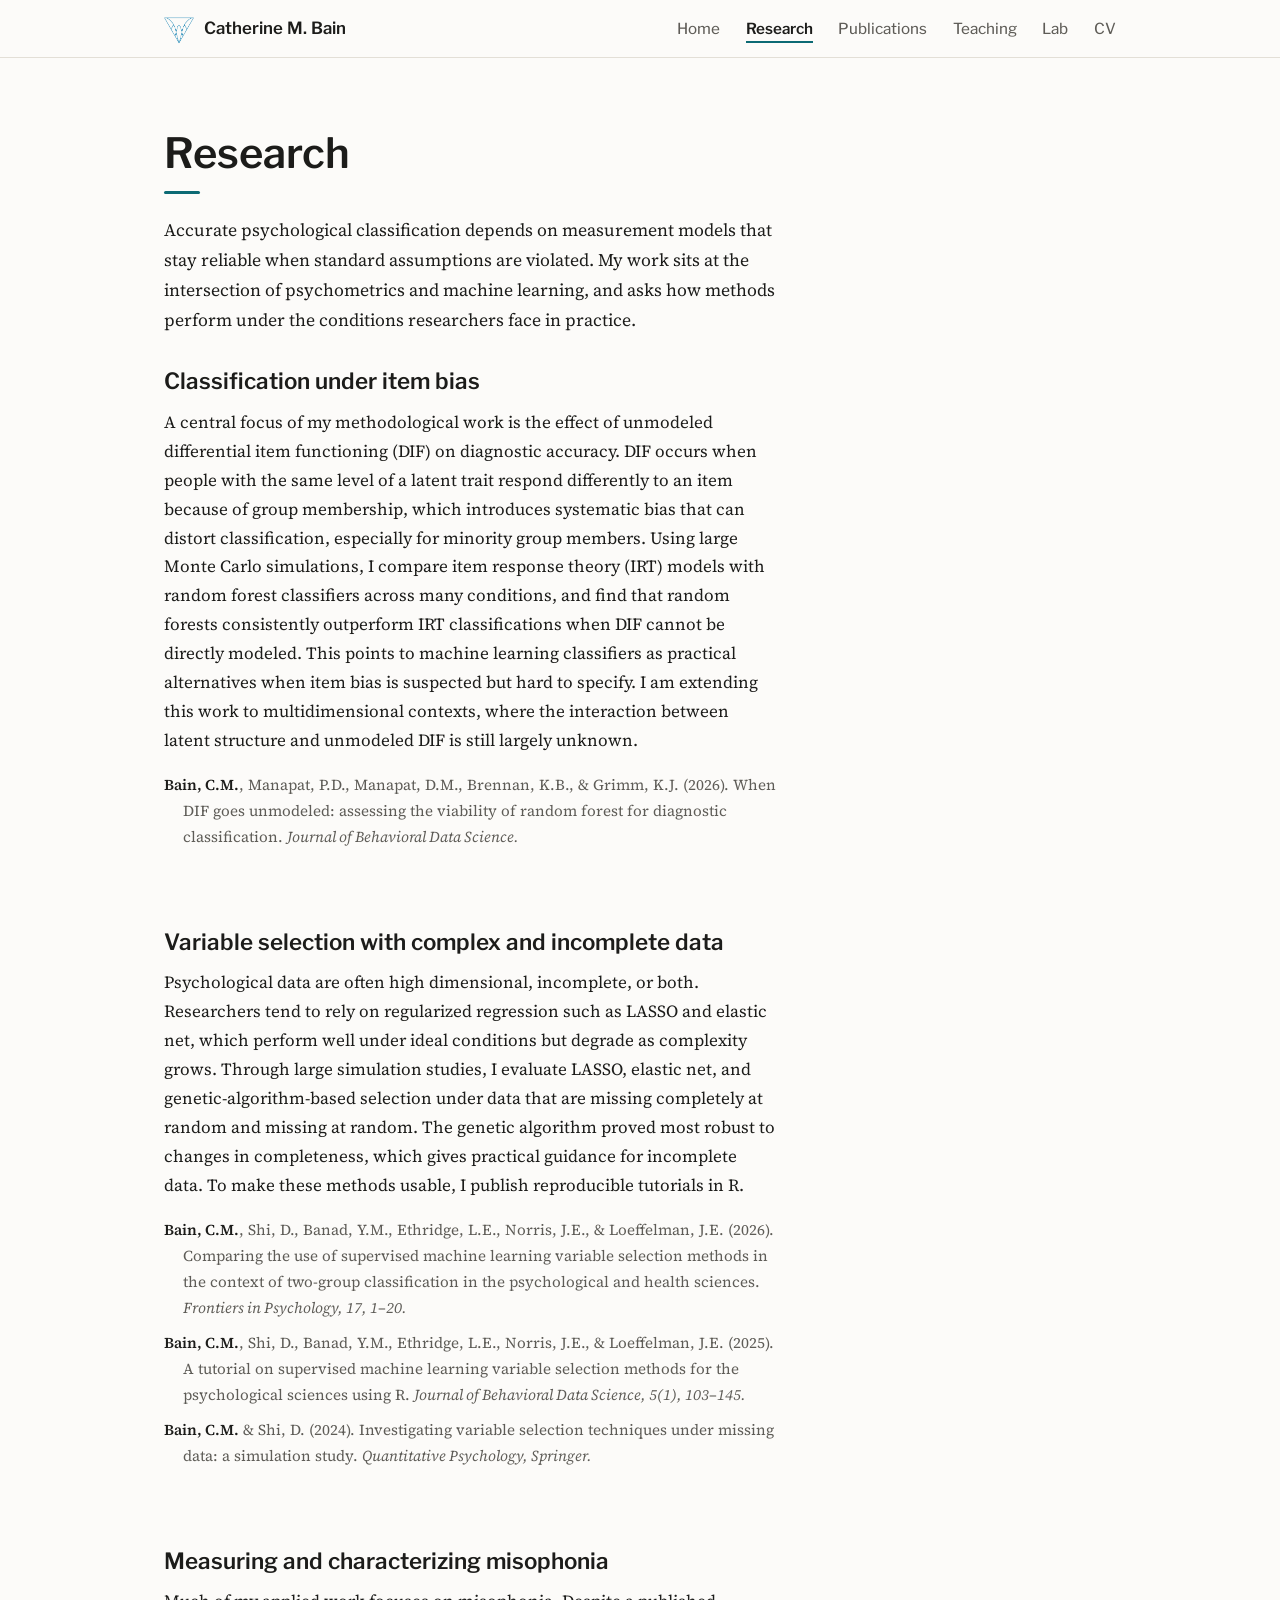
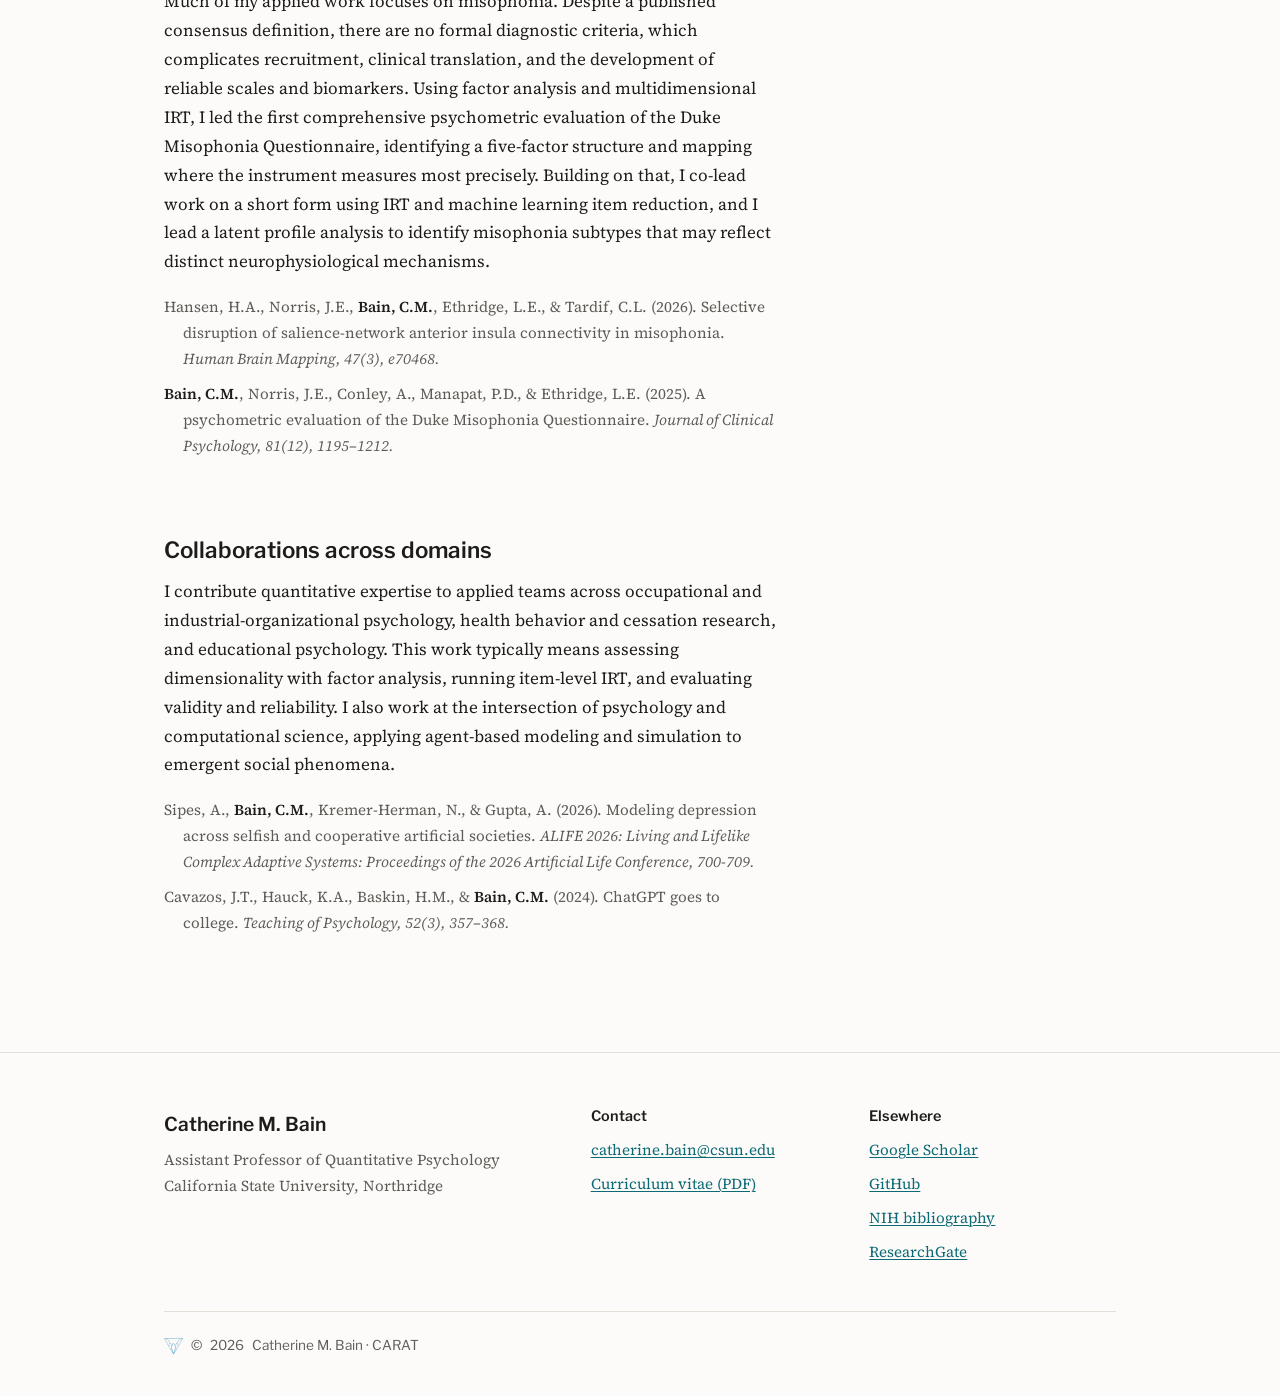
<file: research.html>
<!DOCTYPE html>
<html lang="en">
<head>
  <meta charset="UTF-8">
  <meta name="viewport" content="width=device-width, initial-scale=1.0">
  <title>Research — Catherine M. Bain</title>
  <meta name="description" content="Research program of Catherine M. Bain: machine learning and psychometric approaches to classification, variable selection, and the measurement of misophonia.">
  <link rel="icon" href="assets/favicon.svg" type="image/svg+xml">
  <link rel="preconnect" href="https://fonts.googleapis.com">
  <link rel="preconnect" href="https://fonts.gstatic.com" crossorigin>
  <link href="https://fonts.googleapis.com/css2?family=Libre+Franklin:wght@400;500;600&family=Source+Serif+4:ital,opsz,wght@0,8..60,400;0,8..60,600;1,8..60,400&display=swap" rel="stylesheet">
  <link rel="stylesheet" href="css/style.css">
</head>
<body>
  <div id="nav-placeholder"></div>
  <script src="/js/include-nav.js"></script>

  <header class="section" style="padding-bottom:0.5rem;">
    <div class="wrap">
      <h2 style="font-size:clamp(1.9rem,4vw,2.6rem);">Research</h2>
      <p class="lead" style="margin-top:0.8rem;">Accurate psychological classification depends on measurement models that stay reliable when standard assumptions are violated. My work sits at the intersection of psychometrics and machine learning, and asks how methods perform under the conditions researchers face in practice.</p>
    </div>
  </header>

  <section class="section" style="padding-top:1rem;">
    <div class="wrap">

      <div class="area">
        <h3>Classification under item bias</h3>
        <p>A central focus of my methodological work is the effect of unmodeled differential item functioning (DIF) on diagnostic accuracy. DIF occurs when people with the same level of a latent trait respond differently to an item because of group membership, which introduces systematic bias that can distort classification, especially for minority group members. Using large Monte Carlo simulations, I compare item response theory (IRT) models with random forest classifiers across many conditions, and find that random forests consistently outperform IRT classifications when DIF cannot be directly modeled. This points to machine learning classifiers as practical alternatives when item bias is suspected but hard to specify. I am extending this work to multidimensional contexts, where the interaction between latent structure and unmodeled DIF is still largely unknown.</p>
        <ul class="refs">
          <li><strong>Bain, C.M.</strong>, Manapat, P.D., Manapat, D.M., Brennan, K.B., &amp; Grimm, K.J. (2026). When DIF goes unmodeled: assessing the viability of random forest for diagnostic classification. <em>Journal of Behavioral Data Science.</em></li>
        </ul>
      </div>

      <div class="area">
        <h3>Variable selection with complex and incomplete data</h3>
        <p>Psychological data are often high dimensional, incomplete, or both. Researchers tend to rely on regularized regression such as LASSO and elastic net, which perform well under ideal conditions but degrade as complexity grows. Through large simulation studies, I evaluate LASSO, elastic net, and genetic-algorithm-based selection under data that are missing completely at random and missing at random. The genetic algorithm proved most robust to changes in completeness, which gives practical guidance for incomplete data. To make these methods usable, I publish reproducible tutorials in R.</p>
        <ul class="refs">
          <li><strong>Bain, C.M.</strong>, Shi, D., Banad, Y.M., Ethridge, L.E., Norris, J.E., &amp; Loeffelman, J.E. (2026). Comparing the use of supervised machine learning variable selection methods in the context of two-group classification in the psychological and health sciences. <em>Frontiers in Psychology, 17, 1&ndash;20.</em></li>
          <li><strong>Bain, C.M.</strong>, Shi, D., Banad, Y.M., Ethridge, L.E., Norris, J.E., &amp; Loeffelman, J.E. (2025). A tutorial on supervised machine learning variable selection methods for the psychological sciences using R. <em>Journal of Behavioral Data Science, 5(1), 103&ndash;145.</em></li>
          <li><strong>Bain, C.M.</strong> &amp; Shi, D. (2024). Investigating variable selection techniques under missing data: a simulation study. <em>Quantitative Psychology, Springer.</em></li>
        </ul>
      </div>

      <div class="area">
        <h3>Measuring and characterizing misophonia</h3>
        <p>Much of my applied work focuses on misophonia. Despite a published consensus definition, there are no formal diagnostic criteria, which complicates recruitment, clinical translation, and the development of reliable scales and biomarkers. Using factor analysis and multidimensional IRT, I led the first comprehensive psychometric evaluation of the Duke Misophonia Questionnaire, identifying a five-factor structure and mapping where the instrument measures most precisely. Building on that, I co-lead work on a short form using IRT and machine learning item reduction, and I lead a latent profile analysis to identify misophonia subtypes that may reflect distinct neurophysiological mechanisms.</p>
        <ul class="refs">
          <li>Hansen, H.A., Norris, J.E., <strong>Bain, C.M.</strong>, Ethridge, L.E., &amp; Tardif, C.L. (2026). Selective disruption of salience-network anterior insula connectivity in misophonia. <em>Human Brain Mapping, 47(3), e70468.</em></li>
          <li><strong>Bain, C.M.</strong>, Norris, J.E., Conley, A., Manapat, P.D., &amp; Ethridge, L.E. (2025). A psychometric evaluation of the Duke Misophonia Questionnaire. <em>Journal of Clinical Psychology, 81(12), 1195&ndash;1212.</em></li>
        </ul>
      </div>

      <div class="area">
        <h3>Collaborations across domains</h3>
        <p>I contribute quantitative expertise to applied teams across occupational and industrial-organizational psychology, health behavior and cessation research, and educational psychology. This work typically means assessing dimensionality with factor analysis, running item-level IRT, and evaluating validity and reliability. I also work at the intersection of psychology and computational science, applying agent-based modeling and simulation to emergent social phenomena.</p>
        <ul class="refs">
          <li>Sipes, A., <strong>Bain, C.M.</strong>, Kremer-Herman, N., &amp; Gupta, A. (2026). Modeling depression across selfish and cooperative artificial societies. <em>ALIFE 2026: Living and Lifelike Complex Adaptive Systems: Proceedings of the 2026 Artificial Life Conference, 700‑709.</em></li>
          <li>Cavazos, J.T., Hauck, K.A., Baskin, H.M., &amp; <strong>Bain, C.M.</strong> (2024). ChatGPT goes to college. <em>Teaching of Psychology, 52(3), 357&ndash;368.</em></li>
        </ul>
      </div>

    </div>
  </section>

  <div id="footer-placeholder"></div>
  <script src="/js/include-footer.js"></script>
  <script src="js/main.js"></script>
</body>
</html>
</file>
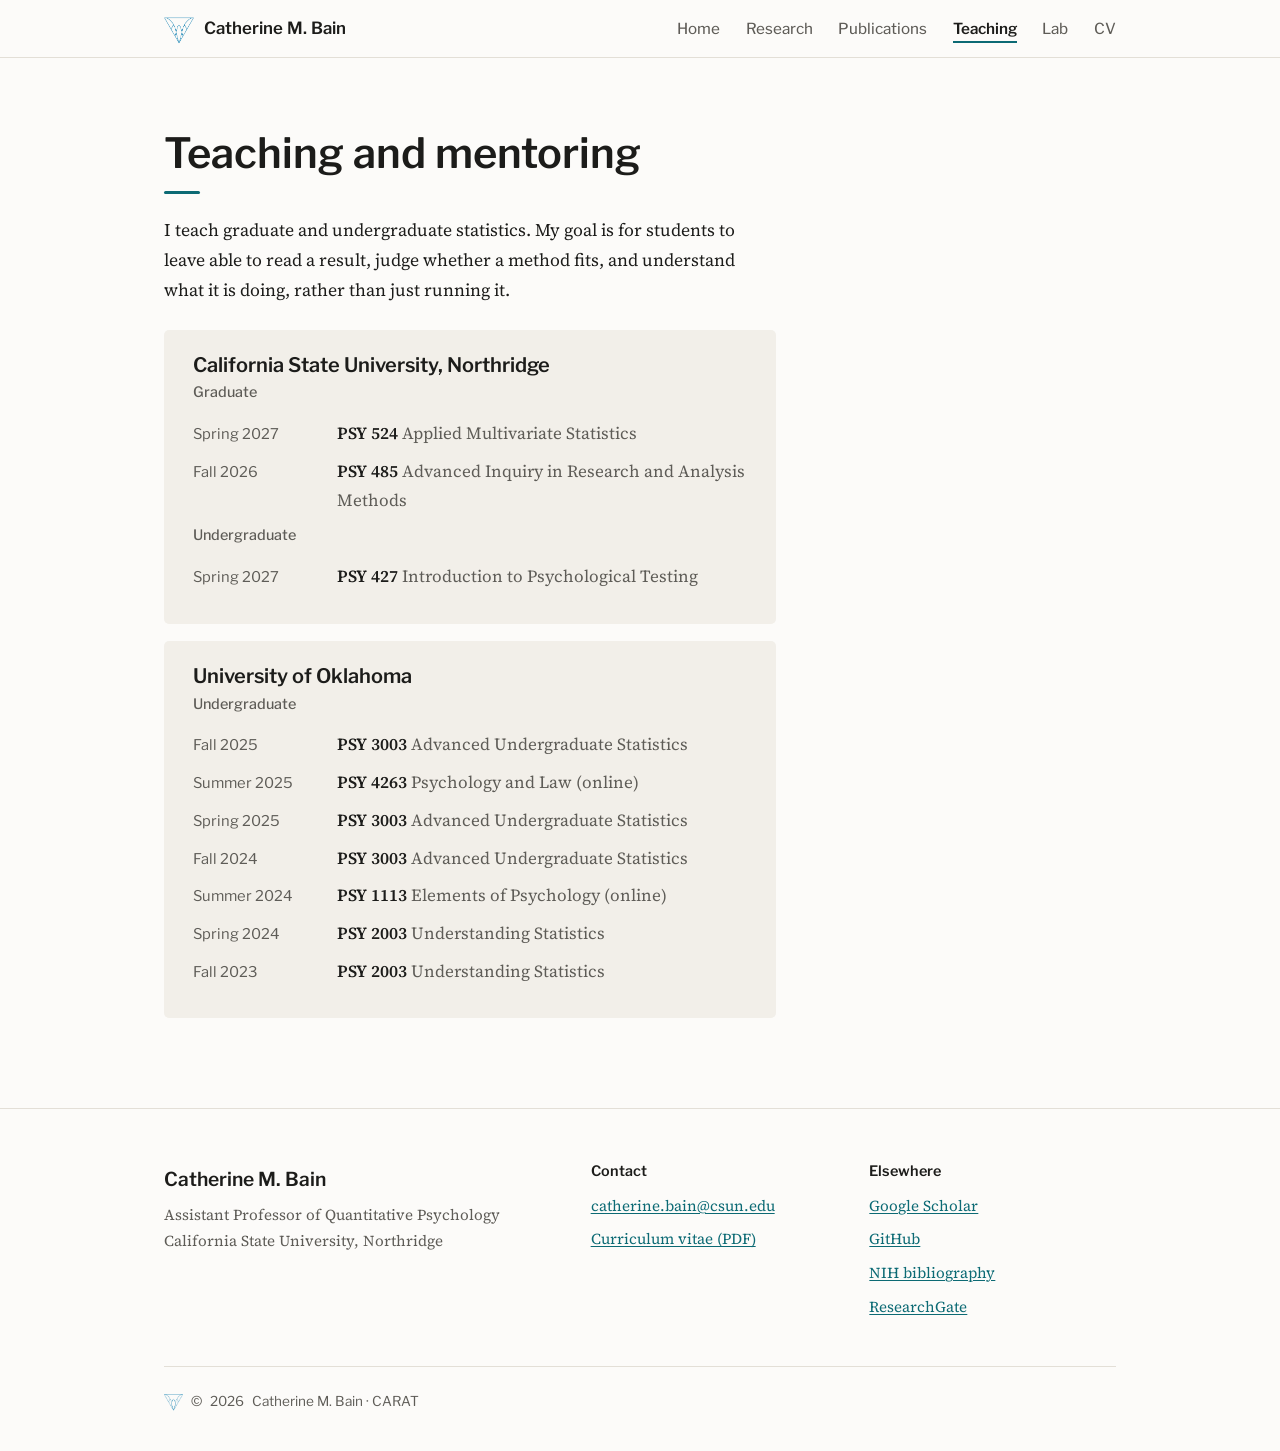
<file: teaching.html>
<!DOCTYPE html>
<html lang="en">
<head>
  <meta charset="UTF-8">
  <meta name="viewport" content="width=device-width, initial-scale=1.0">
  <title>Teaching — Catherine M. Bain</title>
  <meta name="description" content="Teaching and mentoring by Catherine M. Bain in quantitative psychology and statistics.">
  <link rel="icon" href="assets/favicon.svg" type="image/svg+xml">
  <link rel="preconnect" href="https://fonts.googleapis.com">
  <link rel="preconnect" href="https://fonts.gstatic.com" crossorigin>
  <link href="https://fonts.googleapis.com/css2?family=Libre+Franklin:wght@400;500;600&family=Source+Serif+4:ital,opsz,wght@0,8..60,400;0,8..60,600;1,8..60,400&display=swap" rel="stylesheet">
  <link rel="stylesheet" href="css/style.css">
</head>
<body>
  <div id="nav-placeholder"></div>
  <script src="/js/include-nav.js"></script>

  <header class="section" style="padding-bottom:0.5rem;">
    <div class="wrap">
      <h2 style="font-size:clamp(1.9rem,4vw,2.6rem);">Teaching and mentoring</h2>
      <p class="lead" style="margin-top:0.8rem;">I teach graduate and undergraduate statistics. My goal is for students to leave able to read a result, judge whether a method fits, and understand what it is doing, rather than just running it.</p>
    </div>
  </header>

  <section class="section" style="padding-top:1rem;">
    <div class="wrap">

      <div class="tgroup panel">
        <h3>California State University, Northridge</h3>
        <p class="level">Graduate</p>
        <div class="trow"><span class="term">Spring 2027</span><p class="course"><strong>PSY 524</strong> <span>Applied Multivariate Statistics</span></p></div>
        <div class="trow"><span class="term">Fall 2026</span><p class="course"><strong>PSY 485</strong> <span>Advanced Inquiry in Research and Analysis Methods</span></p></div>
        <p class="level">Undergraduate</p>
        <div class="trow"><span class="term">Spring 2027</span><p class="course"><strong>PSY 427</strong> <span>Introduction to Psychological Testing</span></p></div>
      </div>

      <div class="tgroup panel">
        <h3>University of Oklahoma</h3>
        <p class="level">Undergraduate</p>
        <div class="trow"><span class="term">Fall 2025</span><p class="course"><strong>PSY 3003</strong> <span>Advanced Undergraduate Statistics</span></p></div>
        <div class="trow"><span class="term">Summer 2025</span><p class="course"><strong>PSY 4263</strong> <span>Psychology and Law (online)</span></p></div>
        <div class="trow"><span class="term">Spring 2025</span><p class="course"><strong>PSY 3003</strong> <span>Advanced Undergraduate Statistics</span></p></div>
        <div class="trow"><span class="term">Fall 2024</span><p class="course"><strong>PSY 3003</strong> <span>Advanced Undergraduate Statistics</span></p></div>
        <div class="trow"><span class="term">Summer 2024</span><p class="course"><strong>PSY 1113</strong> <span>Elements of Psychology (online)</span></p></div>
        <div class="trow"><span class="term">Spring 2024</span><p class="course"><strong>PSY 2003</strong> <span>Understanding Statistics</span></p></div>
        <div class="trow"><span class="term">Fall 2023</span><p class="course"><strong>PSY 2003</strong> <span>Understanding Statistics</span></p></div>
      </div>

    </div>
  </section>

  <div id="footer-placeholder"></div>
  <script src="/js/include-footer.js"></script>
  <script src="js/main.js"></script>
</body>
</html>
</file>
<file: css/style.css>
/* ============================================================
   Catherine M. Bain — academic site
   Light editorial system. Warm near-white ground, ink text,
   one disciplined teal accent drawn from the CARAT mark.
   Serif body for reading, sans for headings and interface.
   ============================================================ */

:root {
  --bg:       #FCFBF9;
  --surface:  #F2EFE9;
  --ink:      #1C1C1A;
  --muted:    #5E5C57;
  --faint:    #E3DFD7;
  --accent:   #0C6A74;
  --accent-strong: #09505A;

  --font-head: "Libre Franklin", system-ui, -apple-system, sans-serif;
  --font-body: "Source Serif 4", Georgia, "Times New Roman", serif;

  --wrap: 1080px;
  --measure: 68ch;
  --gutter: clamp(1.25rem, 5vw, 4rem);
}

* { box-sizing: border-box; }
html { scroll-behavior: smooth; }
@media (prefers-reduced-motion: reduce) {
  html { scroll-behavior: auto; }
  * { transition: none !important; }
}

body {
  margin: 0;
  background: var(--bg);
  color: var(--ink);
  font-family: var(--font-body);
  font-size: 1.0625rem;
  line-height: 1.7;
  -webkit-font-smoothing: antialiased;
  text-rendering: optimizeLegibility;
}

a { color: var(--accent); text-decoration: underline; text-underline-offset: 2px; text-decoration-thickness: 1px; transition: color .15s; }
a:hover { color: var(--accent-strong); }
img { max-width: 100%; display: block; }

.wrap { max-width: var(--wrap); margin: 0 auto; padding-inline: var(--gutter); }

h1, h2, h3, h4 {
  font-family: var(--font-head);
  color: var(--ink);
  line-height: 1.15;
  letter-spacing: 0;
  margin: 0;
}
h1 { font-weight: 600; }
h2 { font-weight: 600; }
h3 { font-weight: 600; }

p { margin: 0 0 1.1rem; }
p:last-child { margin-bottom: 0; }

/* ---------- nav ---------- */
.nav {
  position: sticky; top: 0; z-index: 60;
  background: var(--bg);
  border-bottom: 1px solid var(--faint);
}
.nav-inner {
  max-width: var(--wrap); margin: 0 auto;
  padding: 0.85rem var(--gutter);
  display: flex; align-items: center; justify-content: space-between;
}
.brand {
  font-family: var(--font-head); font-weight: 600; font-size: 1.05rem;
  color: var(--ink); text-decoration: none;
  display: flex; align-items: center; gap: 0.6rem;
}
.brand img { width: 30px; height: auto; }
.nav-links { display: flex; align-items: center; gap: 1.6rem; list-style: none; margin: 0; padding: 0; }
.nav-links a {
  font-family: var(--font-head); font-size: 0.95rem; font-weight: 450;
  color: var(--muted); text-decoration: none; padding: 0.2rem 0;
  border-bottom: 2px solid transparent;
}
.nav-links a:hover { color: var(--ink); }
.nav-links a.active { color: var(--ink); font-weight: 600; border-bottom-color: var(--accent); }

.nav-toggle { display: none; background: none; border: 0; cursor: pointer; padding: 0.4rem; }
.nav-toggle span { display: block; width: 22px; height: 2px; background: var(--ink); margin: 4px 0; transition: .2s; }

@media (max-width: 820px) {
  .nav-toggle { display: block; }
  .nav-links {
    position: absolute; top: 100%; left: 0; right: 0;
    flex-direction: column; align-items: flex-start; gap: 0;
    background: var(--bg); border-bottom: 1px solid var(--faint);
    padding: 0 var(--gutter) 0.6rem;
    max-height: 0; overflow: hidden; transition: max-height .25s ease;
  }
  .nav-links.open { max-height: 460px; }
  .nav-links li { width: 100%; }
  .nav-links a { display: block; padding: 0.8rem 0; width: 100%; border-bottom: 0; }
  .nav-links a.active { border-bottom: 0; }
}

/* ---------- hero ---------- */
.hero { padding: clamp(3rem, 8vw, 6rem) 0 clamp(2.5rem, 6vw, 4.5rem); }
.hero-grid {
  display: grid; grid-template-columns: 1.4fr 0.9fr;
  gap: clamp(2rem, 6vw, 4.5rem); align-items: center;
}
.hero h1 { font-size: clamp(2.4rem, 6vw, 3.9rem); margin: 0 0 0.7rem; }
.hero .role { font-family: var(--font-head); font-size: 1rem; font-weight: 500; color: var(--muted); margin: 0 0 1.6rem; }
.hero .lede { font-size: 1.15rem; color: var(--ink); max-width: 46ch; margin: 0 0 2rem; }

.actions { display: flex; flex-wrap: wrap; align-items: center; gap: 1.4rem; }
.btn {
  font-family: var(--font-head); font-size: 0.95rem; font-weight: 500;
  padding: 0.7rem 1.3rem; background: var(--accent); color: #fff;
  text-decoration: none; border-radius: 2px; transition: background .15s;
}
.btn:hover { background: var(--accent-strong); color: #fff; }
.textlink { font-family: var(--font-head); font-size: 0.95rem; font-weight: 500; color: var(--accent); text-decoration: none; }
.textlink:hover { color: var(--accent-strong); }
.textlink::after { content: " \2192"; }

.portrait { max-width: 340px; justify-self: center; }
.portrait img { border-radius: 3px; box-shadow: 0 10px 30px rgba(28,28,26,0.12); }

/* ---------- generic section ---------- */
.section { padding: clamp(2.8rem, 6vw, 4.5rem) 0; }
.section.alt { background: var(--surface); }
.section > .wrap > h2 { font-size: clamp(1.6rem, 3.2vw, 2.1rem); margin: 0 0 1.4rem; }
.lead { font-size: 1.1rem; color: var(--ink); max-width: var(--measure); }
.prose { max-width: var(--measure); color: var(--ink); }
.prose.muted, p.sub { color: var(--muted); }

/* interests, rendered as plain text, no pills */
.interests { max-width: var(--measure); color: var(--muted); margin-top: 1.1rem; }

/* ---------- news ---------- */
.news { list-style: none; margin: 1.4rem 0 0; padding: 0; max-width: 820px; }
.news li { display: grid; grid-template-columns: 7rem 1fr; gap: 1.2rem; margin-bottom: 1.1rem; align-items: baseline; }
.news .when { font-family: var(--font-head); font-size: 0.9rem; color: var(--muted); }
.news .what { margin: 0; }

/* ---------- selected work ---------- */
.worklist { margin-top: 1.6rem; max-width: var(--measure); }
.work { margin-bottom: 1.7rem; }
.work .tag { font-family: var(--font-head); font-size: 0.85rem; color: var(--muted); }
.work .ttl { font-family: var(--font-head); font-weight: 600; font-size: 1.15rem; margin: 0.3rem 0 0.35rem; line-height: 1.25; }
.work .meta { margin: 0; color: var(--muted); font-size: 0.98rem; }

/* ---------- research areas ---------- */
.area { padding: 2.2rem 0; max-width: var(--measure); }
.area:first-of-type { padding-top: 0.6rem; }
.area h3 { font-size: 1.4rem; margin: 0 0 0.8rem; }
.area .refs { list-style: none; margin: 1.1rem 0 0; padding: 0; }
.area .refs li { font-size: 0.95rem; color: var(--muted); margin-bottom: 0.6rem; padding-left: 1.2rem; text-indent: -1.2rem; }
.area .refs strong { color: var(--ink); font-weight: 600; }
.area .refs em { font-style: italic; }

/* ---------- publications ---------- */
.pubgroup { margin-bottom: 2.6rem; }
.pubgroup h2 { font-size: 1.3rem; margin: 0 0 1.1rem; }
.pub { display: grid; grid-template-columns: 5rem 1fr; gap: 1.1rem; margin-bottom: 0.95rem; align-items: baseline; }
.pub .py { font-family: var(--font-head); font-size: 0.9rem; color: var(--muted); }
.pub .pt { margin: 0; font-size: 0.98rem; color: var(--muted); max-width: 72ch; }
.pub .pt .me { color: var(--ink); font-weight: 600; }
.pub .pt .venue { font-style: italic; }
.pub .pt .award { color: var(--accent); font-weight: 500; }
.pub .pt a { font-family: var(--font-head); font-size: 0.82rem; }
.note { color: var(--muted); max-width: var(--measure); margin: 0.6rem 0 0; }
.note u { text-decoration-color: var(--accent); text-underline-offset: 2px; }

/* ---------- teaching ---------- */
.tgroup { margin-bottom: 2.2rem; max-width: var(--measure); }
.tgroup h3 { font-size: 1.25rem; margin: 0 0 0.2rem; }
.tgroup .level { font-family: var(--font-head); font-size: 0.9rem; font-weight: 500; color: var(--muted); margin: 0 0 0.9rem; }
.trow { display: grid; grid-template-columns: 9rem 1fr; gap: 1rem; margin-bottom: 0.55rem; align-items: baseline; }
.trow .term { font-family: var(--font-head); font-size: 0.92rem; color: var(--muted); }
.trow .course strong { color: var(--ink); font-weight: 600; }
.trow .course span { color: var(--muted); }

/* ---------- awards ---------- */
.awards { max-width: var(--measure); }
.awards .trow { grid-template-columns: 5rem 1fr; }

/* ---------- CARAT lab ---------- */
.lab-band { text-align: center; }
.lab-band .logo { max-width: min(560px, 100%); margin: 1.4rem auto 0; }
.lab-band .expand { color: var(--muted); font-family: var(--font-head); margin: 1.1rem auto 1.6rem; }
.lab-band .expand b { color: var(--ink); font-weight: 600; }

.acronym { max-width: var(--measure); margin-top: 0.4rem; }
.acronym .row { display: grid; grid-template-columns: 3rem 1fr; gap: 1.4rem; padding: 1.3rem 0; align-items: baseline; }
.acronym .letter { font-family: var(--font-head); font-size: 2rem; font-weight: 600; color: var(--accent); line-height: 1; }
.acronym h3 { font-size: 1.2rem; margin: 0 0 0.3rem; }
.acronym p { margin: 0; color: var(--muted); font-size: 0.98rem; }

.lab-logo { max-width: 300px; margin: 0 auto; }

/* ---------- footer ---------- */
.footer { background: var(--bg); border-top: 1px solid var(--faint); padding: clamp(2.4rem, 5vw, 3.4rem) 0 2.4rem; color: var(--muted); }
.footer a { color: var(--accent); }
.footer a:hover { color: var(--accent-strong); }
.footer-grid { display: grid; grid-template-columns: 1.6fr 1fr 1fr; gap: 2rem; }
.footer h4 { font-family: var(--font-head); font-size: 0.9rem; font-weight: 600; color: var(--ink); margin: 0 0 0.8rem; }
.footer .fname { font-family: var(--font-head); font-size: 1.2rem; font-weight: 600; color: var(--ink); margin: 0 0 0.4rem; }
.footer .forg { margin: 0; font-size: 0.95rem; }
.footer ul { list-style: none; margin: 0; padding: 0; }
.footer li { margin-bottom: 0.5rem; font-size: 0.95rem; }
.footer .copy { margin-top: 2.4rem; padding-top: 1.4rem; border-top: 1px solid var(--faint); font-family: var(--font-head); font-size: 0.85rem; color: var(--muted); display: flex; align-items: center; gap: 0.5rem; }
.footer .copy img { height: 1.4em; width: auto; }

/* ---------- responsive ---------- */
@media (max-width: 860px) {
  .hero-grid { grid-template-columns: 1fr; }
  .portrait { order: -1; max-width: 240px; justify-self: start; }
  .footer-grid { grid-template-columns: 1fr; gap: 1.7rem; }
}
@media (max-width: 600px) {
  .pub { grid-template-columns: 1fr; gap: 0.15rem; }
  .news li { grid-template-columns: 1fr; gap: 0.1rem; }
  .trow { grid-template-columns: 1fr; gap: 0.1rem; }
  .acronym .row { grid-template-columns: 1fr; gap: 0.4rem; }
}

/* ---------- style layer ---------- */

/* short accent rule under major section headings */
.section > .wrap > h2::after {
  content: ""; display: block; width: 2.25rem; height: 3px;
  background: var(--accent); border-radius: 2px; margin-top: 0.8rem;
}

/* soft filled cards (no borders) */
.cards { display: grid; gap: 1rem; grid-template-columns: repeat(auto-fit, minmax(250px, 1fr)); margin-top: 1.7rem; }
.card {
  background: var(--surface); border-radius: 5px; padding: 1.4rem 1.55rem;
  box-shadow: 0 1px 2px rgba(28,28,26,0.05);
  transition: box-shadow .18s ease, transform .18s ease;
}
.section.alt .card { background: #fff; }
.card:hover { box-shadow: 0 10px 28px rgba(28,28,26,0.10); transform: translateY(-2px); }
.card .tag { font-family: var(--font-head); font-size: 0.82rem; font-weight: 500; color: var(--accent); }
.card .ttl { font-family: var(--font-head); font-weight: 600; font-size: 1.08rem; line-height: 1.3; margin: 0.45rem 0 0.45rem; }
.card .meta { margin: 0; color: var(--muted); font-size: 0.95rem; }

/* deep-teal brand panel, where the CARAT logo belongs */
.section.brandpanel { background: #11272C; color: #DCEAE9; text-align: center; }
.section.brandpanel h2 { color: #fff; }
.section.brandpanel h2::after { margin-inline: auto; }
.section.brandpanel p { color: #B9CECC; margin-inline: auto; }
.section.brandpanel a.textlink { color: #86C8D4; }
.section.brandpanel a.textlink:hover { color: #BDE4EA; }
.brand-logo { display: block; width: 480px; max-width: 100%; height: auto; margin: 0 auto; }
.brand-logo.lockup { width: 280px; }

/* teaching institution panels */
.tgroup.panel { background: var(--surface); border-radius: 5px; padding: 1.5rem 1.8rem; margin-bottom: 1.1rem; }
.tgroup.panel .trow { grid-template-columns: 8rem 1fr; }

:focus-visible { outline: 2px solid var(--accent); outline-offset: 3px; border-radius: 2px; }
</file>
